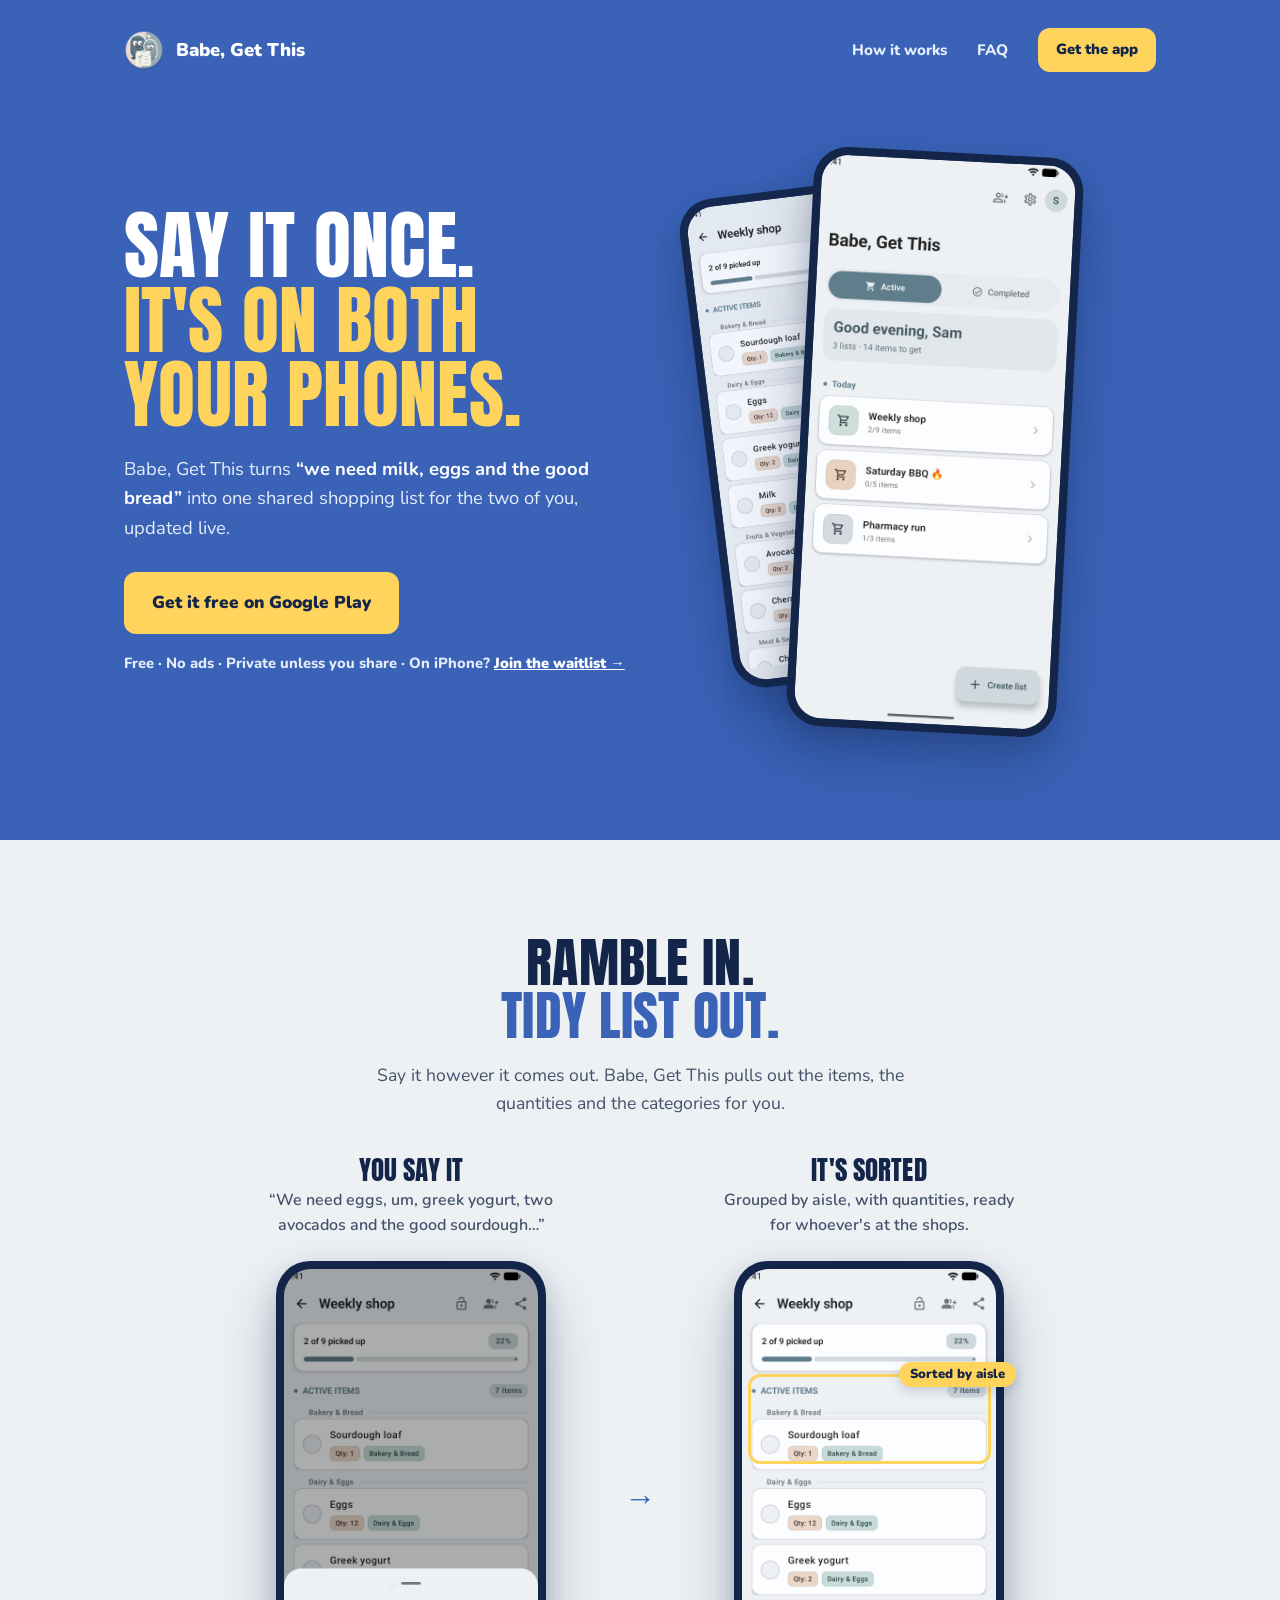
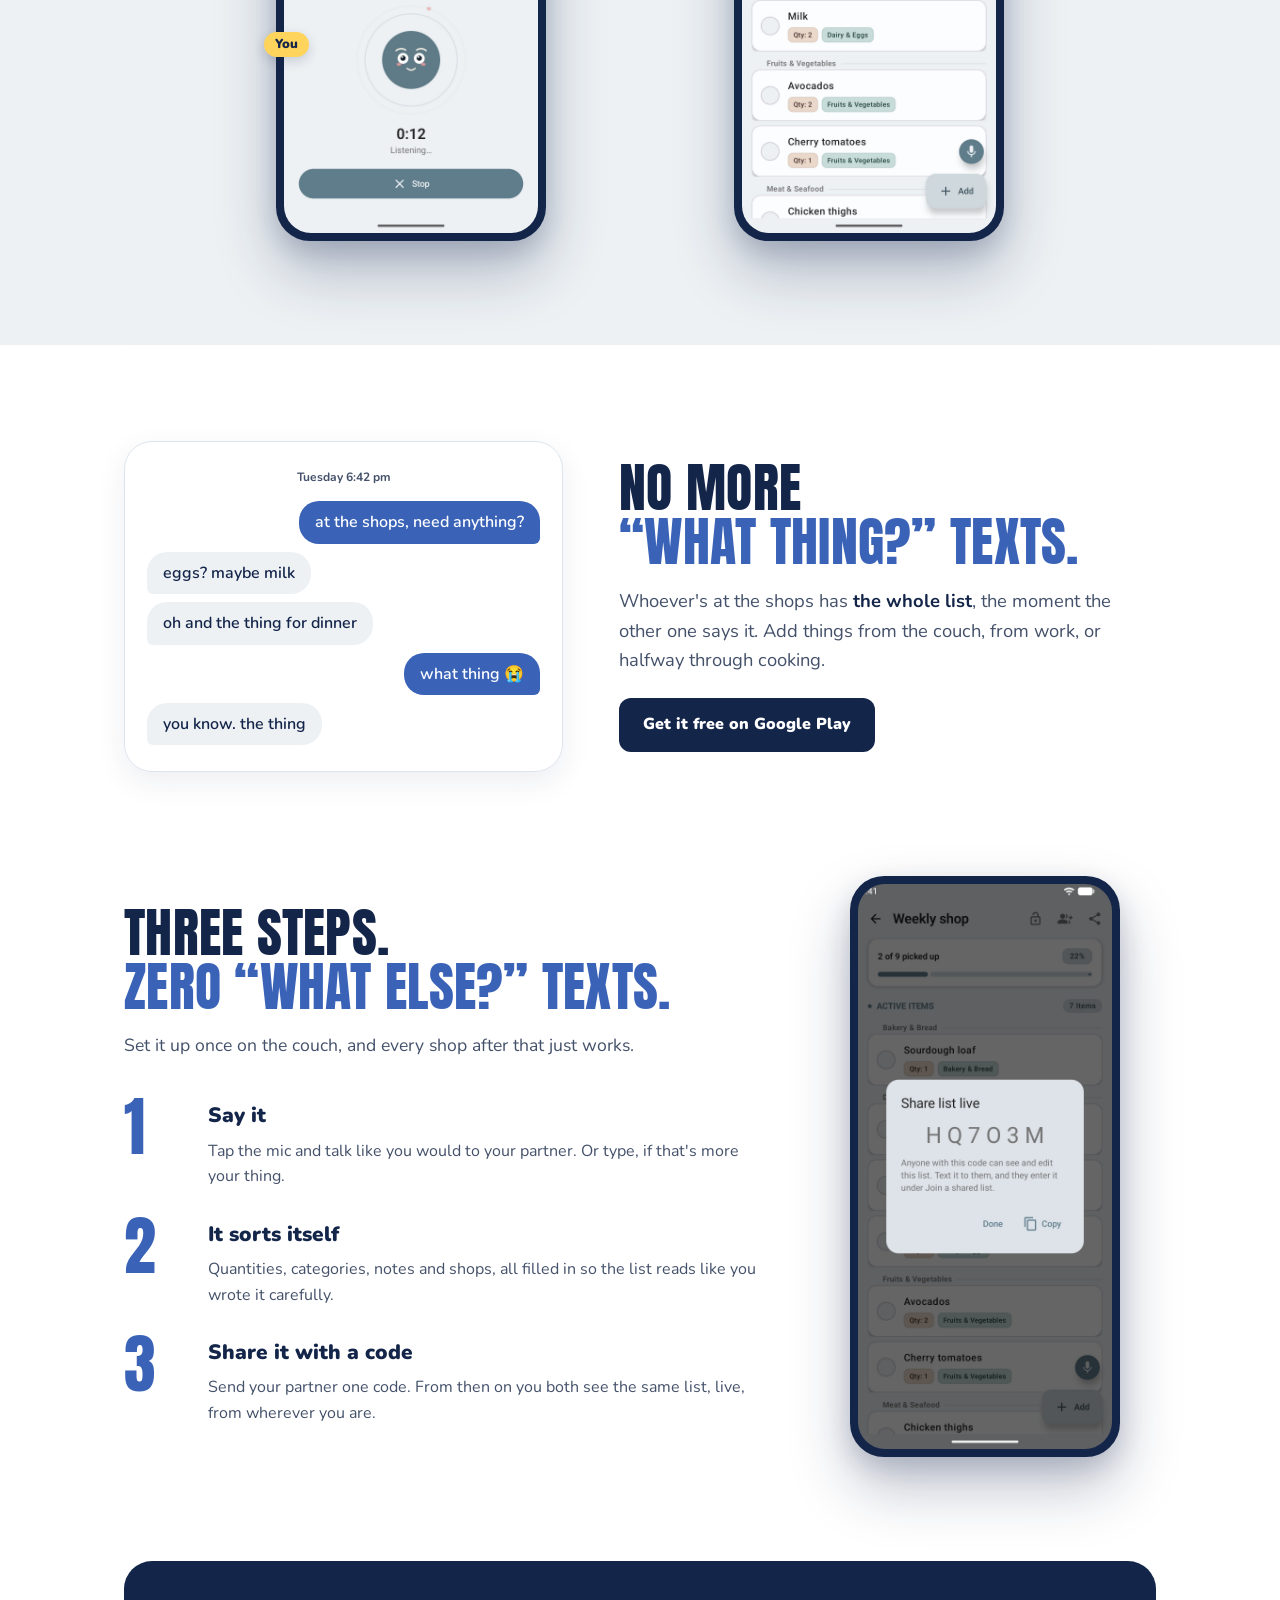
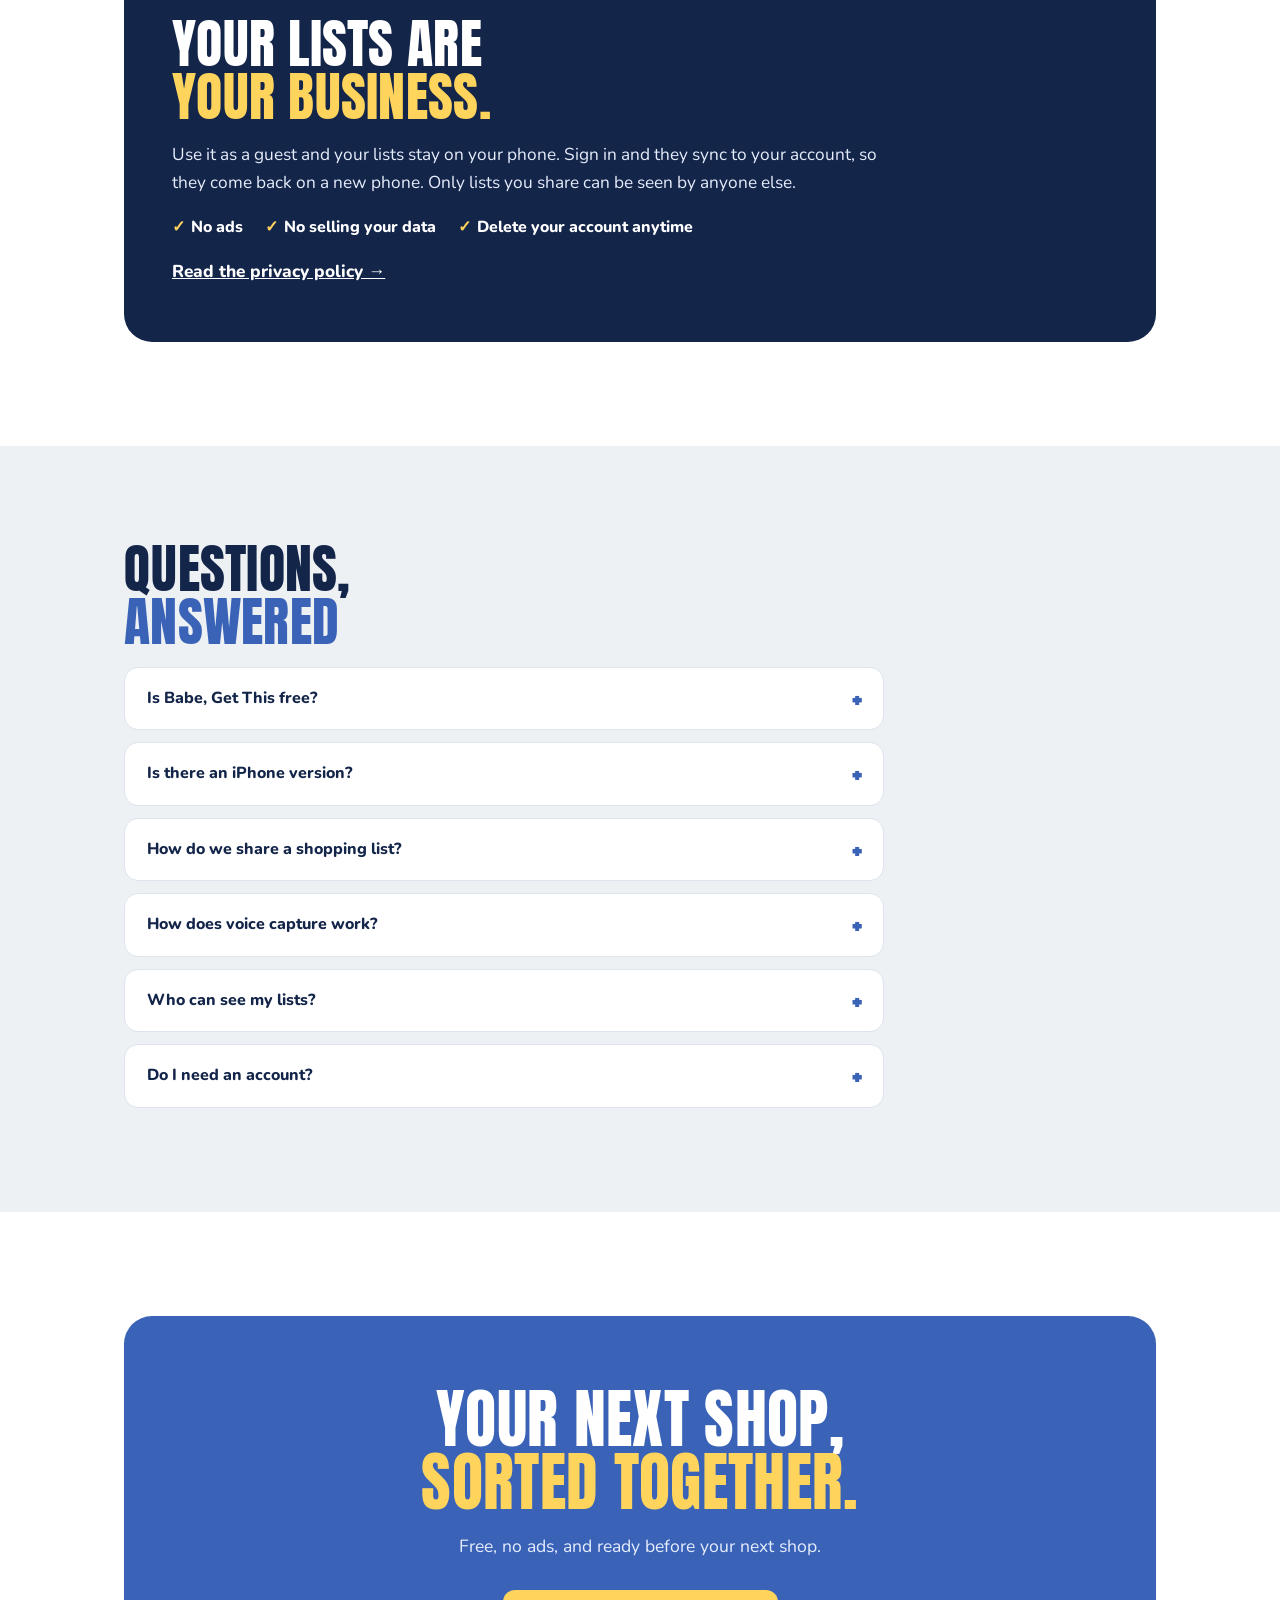
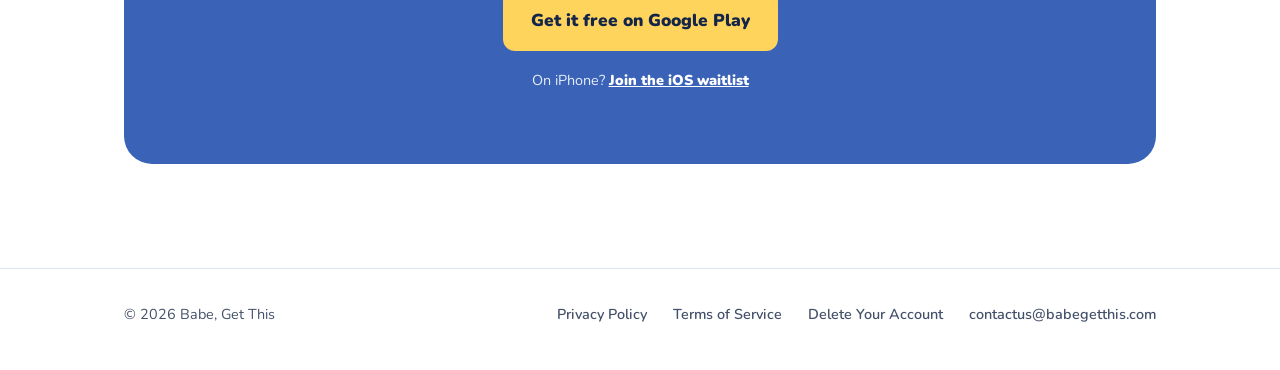
<file: index.html>
<!DOCTYPE html>
<html lang="en">
<head>
  <meta charset="UTF-8">
  <meta name="viewport" content="width=device-width, initial-scale=1.0">
  <title>Babe, Get This — The shared shopping list for couples</title>
  <meta name="description" content="Babe, Get This is a voice-powered shopping list app for couples. Say it out loud, it becomes a list. Free on Google Play, coming soon to iPhone.">
  <link rel="canonical" href="https://babegetthis.com/">
  <link rel="icon" type="image/webp" href="assets/favicon.webp">
  <meta property="og:type" content="website">
  <meta property="og:url" content="https://babegetthis.com/">
  <meta property="og:title" content="Babe, Get This — The shared shopping list for couples">
  <meta property="og:description" content="Say it out loud, it becomes a list. Free on Google Play.">
  <meta property="og:image" content="https://babegetthis.com/assets/og-image.jpg">
  <meta property="og:image:width" content="1200">
  <meta property="og:image:height" content="630">
  <meta property="og:image:alt" content="Babe, Get This: Say it once. It's on both your phones.">
  <meta property="og:site_name" content="Babe, Get This">
  <meta name="twitter:card" content="summary_large_image">
  <meta name="theme-color" content="#3A63B8">
  <link rel="apple-touch-icon" href="assets/icon.webp">
  <link rel="preconnect" href="https://fonts.googleapis.com">
  <link rel="preconnect" href="https://fonts.gstatic.com" crossorigin>
  <link href="https://fonts.googleapis.com/css2?family=Anton&family=Nunito:wght@400;600;700;800;900&display=swap" rel="stylesheet">
  <link rel="stylesheet" href="styles.css">
  <script src="assets/platform.js"></script>
  <script type="application/ld+json">
  {
    "@context": "https://schema.org",
    "@type": "MobileApplication",
    "name": "Babe, Get This",
    "operatingSystem": "Android",
    "applicationCategory": "Shopping",
    "description": "A voice-powered shopping list app for couples.",
    "url": "https://babegetthis.com/",
    "installUrl": "https://play.google.com/store/apps/details?id=com.babegetthis.android",
    "offers": { "@type": "Offer", "price": "0", "priceCurrency": "USD" }
  }
  </script>
  <script type="application/ld+json">
{
  "@context": "https://schema.org",
  "@type": "FAQPage",
  "mainEntity": [
    {
      "@type": "Question",
      "name": "Is Babe, Get This free?",
      "acceptedAnswer": {
        "@type": "Answer",
        "text": "Yes. The app is free on Google Play, with no ads and no data sales."
      }
    },
    {
      "@type": "Question",
      "name": "Is there an iPhone version?",
      "acceptedAnswer": {
        "@type": "Answer",
        "text": "Not yet, but the iOS app is on the way. Join the waitlist at babegetthis.com/ios and we'll send you one email the day it's on the App Store."
      }
    },
    {
      "@type": "Question",
      "name": "How do we share a shopping list?",
      "acceptedAnswer": {
        "@type": "Answer",
        "text": "Open a list and share its code with your partner. Once they join, you both see the same list and every change syncs live."
      }
    },
    {
      "@type": "Question",
      "name": "How does voice capture work?",
      "acceptedAnswer": {
        "@type": "Answer",
        "text": "Tap record and say what you need, as messily as you like. The app turns it into tidy list items with quantities and categories. Voice capture needs an internet connection and an account."
      }
    },
    {
      "@type": "Question",
      "name": "Who can see my lists?",
      "acceptedAnswer": {
        "@type": "Answer",
        "text": "If you use the app without an account, your lists stay on your phone. If you sign in, your lists are stored on our server and synced to your account, so they come back if you reinstall or get a new phone. Only lists you share can be seen by other people, and they can see and edit them."
      }
    },
    {
      "@type": "Question",
      "name": "Do I need an account?",
      "acceptedAnswer": {
        "@type": "Answer",
        "text": "No. You can use the app as a guest, and your lists stay on your phone. To use voice capture or share a list, you sign in with an email address or with Google, and your lists then sync to your account. Voice transcription runs on our servers, and the account is there to prevent abuse of that, not to profile you."
      }
    }
  ]
}
  </script>
</head>
<body>
  <a class="skip" href="#main">Skip to content</a>

  <header class="top">
    <div class="wrap">
      <nav class="nav">
        <img src="assets/icon.webp" alt="" width="40" height="40">
        <a class="brand" href="index.html">Babe, Get This</a>
        <a class="navlink" href="#how">How it works</a>
        <a class="navlink" href="#faq">FAQ</a>
        <a class="btn yellow not-ios" href="https://play.google.com/store/apps/details?id=com.babegetthis.android">Get the app</a>
        <a class="btn yellow only-ios" href="ios.html">iPhone waitlist</a>
      </nav>
    </div>
  </header>

  <main id="main">

    <div class="top hero-band">
      <section class="hero wrap">
        <div>
          <h1 class="display">Say it once. <span class="hi">It's on both your phones.</span></h1>
          <p class="sub">Babe, Get This turns <strong>“we need milk, eggs and the good bread”</strong> into one shared shopping list for the two of you, updated live.</p>

          <div class="cta-row" id="heroCta">
            <a class="btn yellow big not-ios" href="https://play.google.com/store/apps/details?id=com.babegetthis.android">Get it free on Google Play</a>
            <a class="btn yellow big only-ios" href="ios.html">Join the iPhone waitlist</a>
          </div>

          <p class="meta not-ios">Free · No ads · Private unless you share · On iPhone? <a href="ios.html">Join the waitlist →</a></p>
          <p class="meta only-ios">Free · No ads · Partner on Android? It's <a href="https://play.google.com/store/apps/details?id=com.babegetthis.android">free on Google Play</a> today.</p>
        </div>

        <div class="stage">
          <div class="phone frame back">
            <img src="assets/screenshots/android-list.jpg" alt="The Weekly shop list, sorted into categories with quantities" width="1080" height="2400">
          </div>
          <div class="phone frame front">
            <img src="assets/screenshots/android-home.jpg" alt="Babe, Get This home screen with three shopping lists" width="1080" height="2400" fetchpriority="high">
          </div>
        </div>
      </section>
    </div>

    <div class="wrap">

    <section class="section sec-grey" id="how">
      <div class="center">
        <h2 class="display">Ramble in. <span class="hi">Tidy list out.</span></h2>
        <p class="lede">Say it however it comes out. Babe, Get This pulls out the items, the quantities and the categories for you.</p>
      </div>

      <div class="shots">
        <figure>
          <figcaption><strong class="display">You say it</strong> “We need eggs, um, greek yogurt, two avocados and the good sourdough…”</figcaption>
          <div class="phone frame">
            <img src="assets/screenshots/android-voice.jpg" alt="Voice capture screen listening, with a 0:12 timer and a Stop button" width="1080" height="2400" loading="lazy">
            <span class="tag" aria-hidden="true" style="left: -12px; top: 64%;">You</span>
          </div>
        </figure>
        <div class="arrow" aria-hidden="true">→</div>
        <figure>
          <figcaption><strong class="display">It's sorted</strong> Grouped by aisle, with quantities, ready for whoever's at the shops.</figcaption>
          <div class="phone frame">
            <img src="assets/screenshots/android-list.jpg" alt="The resulting list, grouped into Bakery, Dairy and Fruit categories with quantities" width="1080" height="2400" loading="lazy">
            <span class="callout" aria-hidden="true" style="left: 5%; right: 5%; top: 19.5%; height: 15.5%;"></span>
            <span class="tag" aria-hidden="true" style="right: -12px; top: 17.5%;">Sorted by aisle</span>
          </div>
        </figure>
      </div>
    </section>

    <section class="section sec-white familiar">
      <div class="chat" role="img" aria-label="Example text conversation">
        <p class="time">Tuesday 6:42 pm</p>
        <p class="bubble me">at the shops, need anything?</p>
        <p class="bubble them">eggs? maybe milk</p>
        <p class="bubble them">oh and the thing for dinner</p>
        <p class="bubble me">what thing 😭</p>
        <p class="bubble them">you know. the thing</p>
      </div>
      <div>
        <h2 class="display">No more <span class="hi">“what thing?” texts.</span></h2>
        <p class="punch">Whoever's at the shops has <strong>the whole list</strong>, the moment the other one says it. Add things from the couch, from work, or halfway through cooking.</p>
        <a class="btn navy not-ios" href="https://play.google.com/store/apps/details?id=com.babegetthis.android">Get it free on Google Play</a>
        <a class="btn navy only-ios" href="ios.html">Join the iPhone waitlist</a>
      </div>
    </section>

    <section class="section steps-split">
      <div>
        <h2 class="display">Three steps. <span class="hi">Zero “what else?” texts.</span></h2>
        <p class="lede">Set it up once on the couch, and every shop after that just works.</p>
        <ol class="steps numbered">
          <li class="step">
            <h3>Say it</h3>
            <p>Tap the mic and talk like you would to your partner. Or type, if that's more your thing.</p>
          </li>
          <li class="step">
            <h3>It sorts itself</h3>
            <p>Quantities, categories, notes and shops, all filled in so the list reads like you wrote it carefully.</p>
          </li>
          <li class="step">
            <h3>Share it with a code</h3>
            <p>Send your partner one code. From then on you both see the same list, live, from wherever you are.</p>
          </li>
        </ol>
      </div>
      <div class="phone frame">
        <img src="assets/screenshots/android-share.jpg" alt="Share list live dialog showing a six-letter share code" width="1080" height="2400" loading="lazy">
      </div>
    </section>

    <section class="section">
      <div class="band privacy-band">
        <div>
          <h2 class="display">Your lists are <span class="hi">your business.</span></h2>
          <p>Use it as a guest and your lists stay on your phone. Sign in and they sync to your account, so they come back on a new phone. Only lists you share can be seen by anyone else.</p>
          <ul>
            <li>No ads</li>
            <li>No selling your data</li>
            <li>Delete your account anytime</li>
          </ul>
          <p class="more"><a href="privacy-policy.html">Read the privacy policy →</a></p>
        </div>
      </div>
    </section>

    <section class="section sec-grey" id="faq">
      <h2 class="display">Questions, <span class="hi">answered</span></h2>
      <div class="faq-list">
        <details class="faq-item">
          <summary>Is Babe, Get This free?</summary>
          <p>Yes. The app is free on Google Play, with no ads and no data sales.</p>
        </details>
        <details class="faq-item">
          <summary>Is there an iPhone version?</summary>
          <p>Not yet, but the iOS app is on the way. <a href="ios.html">Join the iPhone waitlist</a> and we&#x27;ll send you one email the day it&#x27;s on the App Store.</p>
        </details>
        <details class="faq-item">
          <summary>How do we share a shopping list?</summary>
          <p>Open a list and share its code with your partner. Once they join, you both see the same list and every change syncs live.</p>
        </details>
        <details class="faq-item">
          <summary>How does voice capture work?</summary>
          <p>Tap record and say what you need, as messily as you like. The app turns it into tidy list items with quantities and categories. Voice capture needs an internet connection and an account.</p>
        </details>
        <details class="faq-item">
          <summary>Who can see my lists?</summary>
          <p>If you use the app without an account, your lists stay on your phone. If you sign in, your lists are stored on our server and synced to your account, so they come back if you reinstall or get a new phone. Only lists you share can be seen by other people, and they can see and edit them.</p>
        </details>
        <details class="faq-item">
          <summary>Do I need an account?</summary>
          <p>No. You can use the app as a guest, and your lists stay on your phone. To use voice capture or share a list, you sign in with an email address or with Google, and your lists then sync to your account. Voice transcription runs on our servers, and the account is there to prevent abuse of that, not to profile you.</p>
        </details>
      </div>
    </section>

    <section class="section" id="finalCta">
      <div class="band final">
        <h2 class="display">Your next shop, <span class="hi">sorted together.</span></h2>
        <p>Free, no ads, and ready before your next shop.</p>
        <a class="btn yellow big not-ios" href="https://play.google.com/store/apps/details?id=com.babegetthis.android">Get it free on Google Play</a>
        <a class="btn yellow big only-ios" href="ios.html">Join the iPhone waitlist</a>
        <p class="fine not-ios">On iPhone? <a href="ios.html">Join the iOS waitlist</a></p>
      </div>
    </section>

    </div>

  </main>

  <div class="mobile-cta" id="mobileCta">
    <a class="btn primary big not-ios" href="https://play.google.com/store/apps/details?id=com.babegetthis.android">Get it free on Google Play</a>
    <a class="btn primary big only-ios" href="ios.html">Join the iPhone waitlist</a>
  </div>

  <footer>
    <div class="wrap cols">
      <span class="copy">© 2026 Babe, Get This</span>
      <a href="privacy-policy.html">Privacy Policy</a>
      <a href="terms.html">Terms of Service</a>
      <a href="delete-account.html">Delete Your Account</a>
      <a href="mailto:contactus@babegetthis.com">contactus@babegetthis.com</a>
    </div>
  </footer>

  <script src="assets/landing.js"></script>

</body>
</html>
</file>
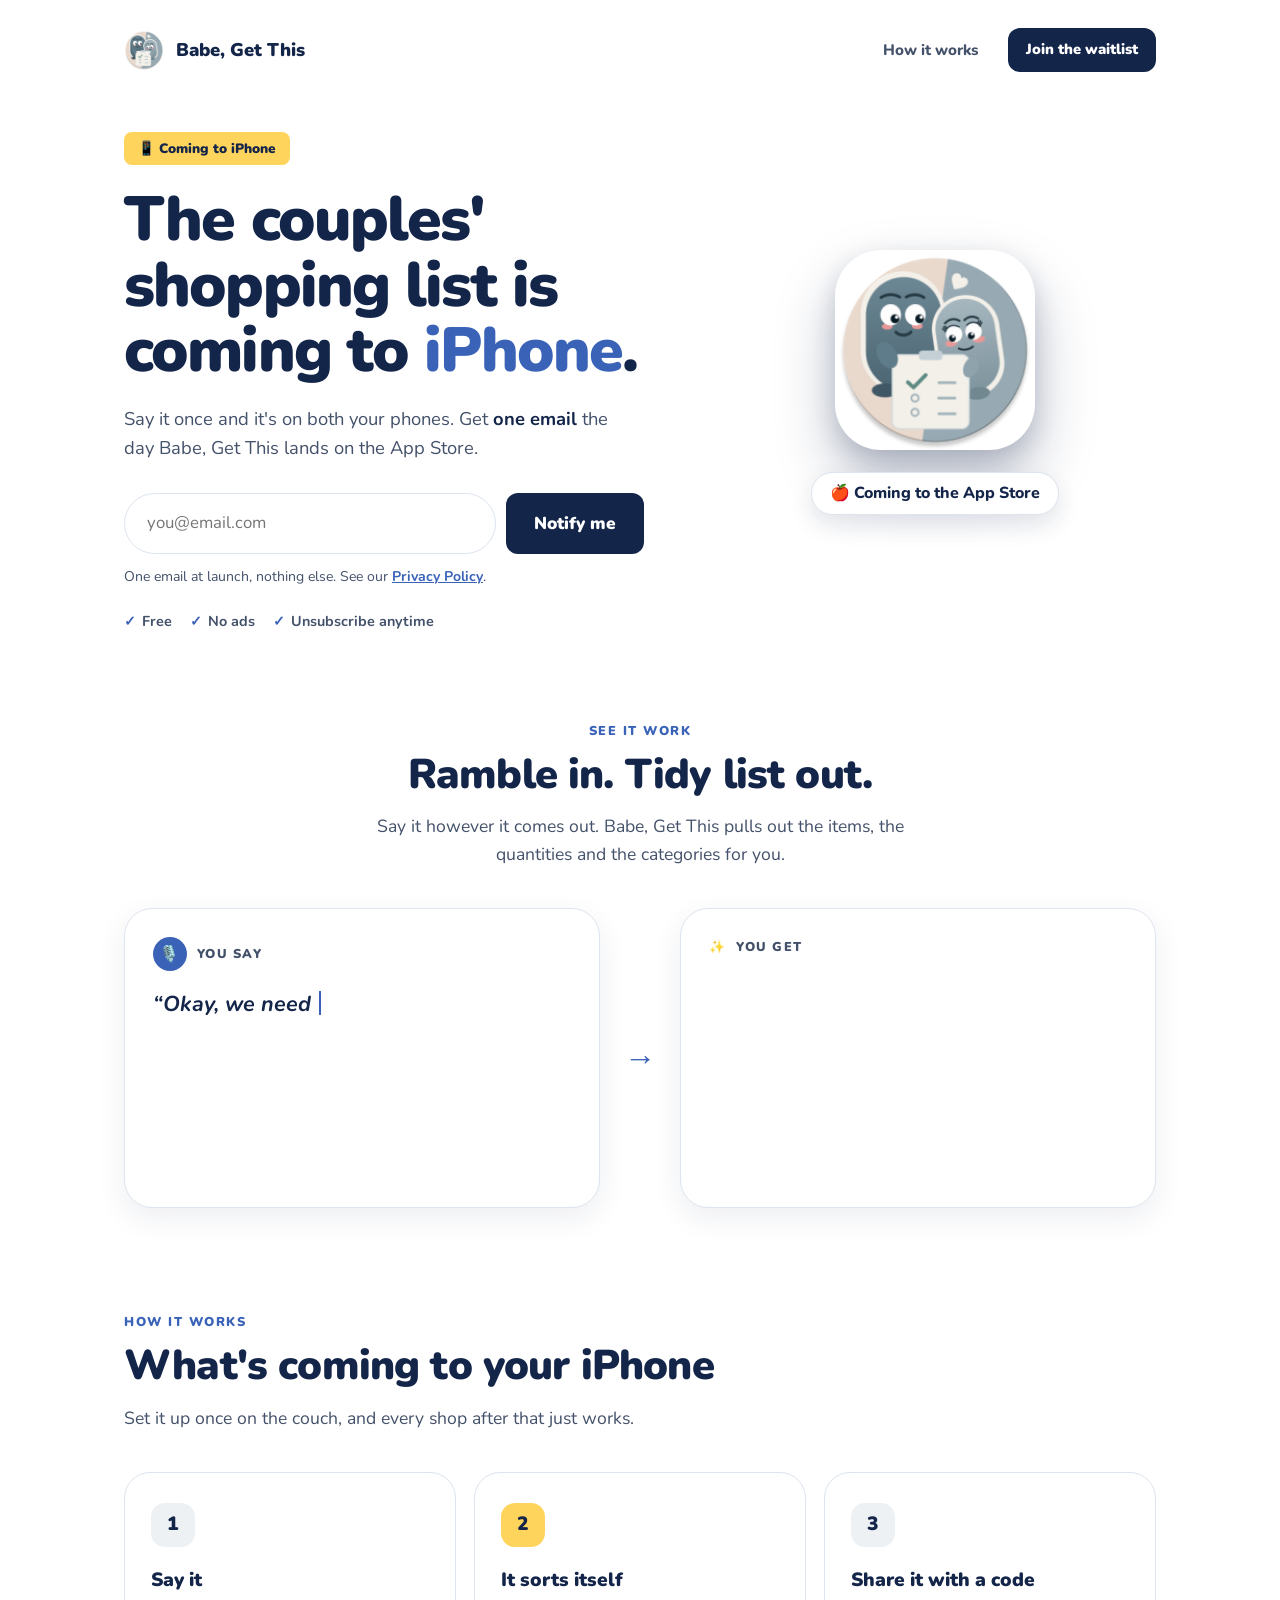
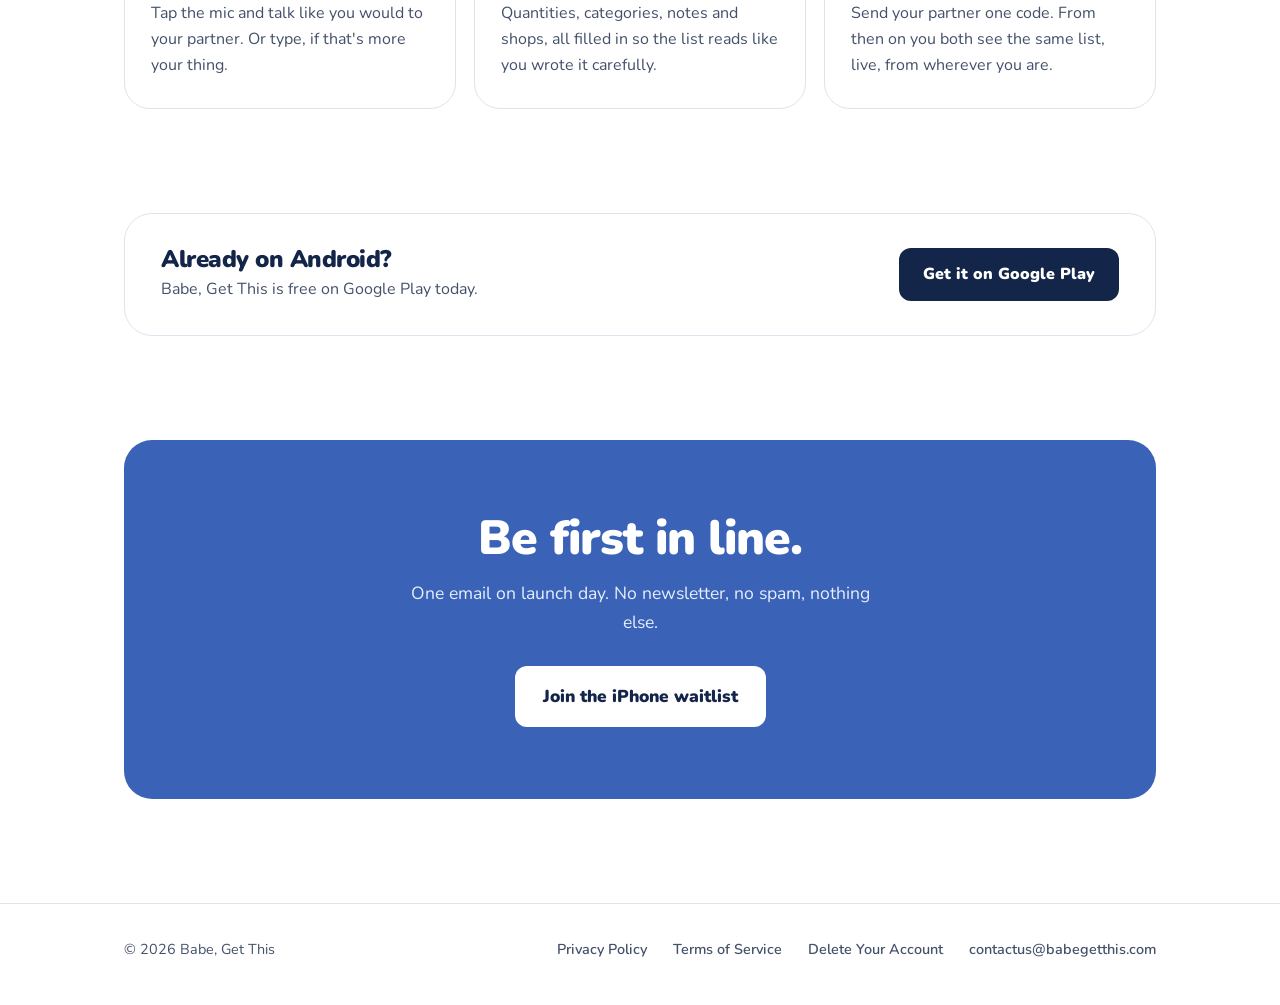
<file: ios.html>
<!DOCTYPE html>
<html lang="en">
<head>
  <meta charset="UTF-8">
  <meta name="viewport" content="width=device-width, initial-scale=1.0">
  <title>Babe, Get This for iPhone — Join the waitlist</title>
  <meta name="description" content="The shared shopping list for couples is coming to iPhone. Join the waitlist and get one email the day Babe, Get This is on the App Store.">
  <link rel="canonical" href="https://babegetthis.com/ios.html">
  <link rel="icon" type="image/webp" href="assets/favicon.webp">
  <meta property="og:type" content="website">
  <meta property="og:url" content="https://babegetthis.com/ios.html">
  <meta property="og:title" content="Babe, Get This is coming to iPhone">
  <meta property="og:description" content="The shared shopping list for couples. Join the waitlist — one email on launch day, nothing else.">
  <meta property="og:image" content="https://babegetthis.com/assets/og-image-ios.jpg">
  <meta property="og:image:width" content="1200">
  <meta property="og:image:height" content="630">
  <meta property="og:image:alt" content="Babe, Get This is coming to iPhone. Join the waitlist.">
  <meta property="og:site_name" content="Babe, Get This">
  <meta name="twitter:card" content="summary_large_image">
  <meta name="theme-color" content="#607D8B">
  <link rel="apple-touch-icon" href="assets/icon.webp">
  <link rel="preconnect" href="https://fonts.googleapis.com">
  <link rel="preconnect" href="https://fonts.gstatic.com" crossorigin>
  <link href="https://fonts.googleapis.com/css2?family=Anton&family=Nunito:wght@400;600;700;800;900&display=swap" rel="stylesheet">
  <link rel="stylesheet" href="styles.css">
</head>
<body>

  <header class="wrap">
    <nav class="nav">
      <img src="assets/icon.webp" alt="Babe, Get This app icon">
      <a class="brand" href="index.html">Babe, Get This</a>
      <a class="navlink" href="#how">How it works</a>
      <a class="btn primary" href="#join">Join the waitlist</a>
    </nav>
  </header>

  <main class="wrap">

    <section class="hero" id="join">
      <div>
        <span class="badge">📱 Coming to iPhone</span>
        <h1>The couples' shopping list is coming to <em>iPhone</em>.</h1>
        <p class="sub">Say it once and it's on both your phones. Get <strong>one email</strong> the day Babe, Get This lands on the App Store.</p>

        <form class="waitlist" id="wlForm" novalidate>
          <label class="sr-only" for="wlEmail">Email address</label>
          <div class="waitlist-row" id="heroCta">
            <input id="wlEmail" name="email" type="email" required autocomplete="email"
                   placeholder="you@email.com" aria-describedby="wlStatus">
            <button class="btn primary big" id="wlBtn" type="submit">Notify me</button>
          </div>
          <!-- Honeypot: hidden from humans, filled in by naive bots. -->
          <div class="waitlist-hp" aria-hidden="true">
            <label for="wlCompany">Company</label>
            <input id="wlCompany" name="company" type="text" tabindex="-1" autocomplete="off">
          </div>
          <p class="status" id="wlStatus" role="status" aria-live="polite">One email at launch, nothing else. See our <a href="privacy-policy.html">Privacy Policy</a>.</p>
        </form>

        <ul class="trust">
          <li>Free</li>
          <li>No ads</li>
          <li>Unsubscribe anytime</li>
        </ul>
      </div>

      <!-- TODO(ios-home): when assets/screenshots/ios-home.jpg exists, replace this
           icon stage with the .stage/.phone markup from index.html pointing at it.
           Don't use the Android screenshots here: they'd misrepresent the iPhone app. -->
      <div class="stage icon-stage">
        <img class="app-icon" src="assets/icon.webp" alt="Babe, Get This app icon" width="192" height="192">
        <p class="icon-caption">Coming to the App Store</p>
      </div>
    </section>

    <section class="section" id="how">
      <div class="center">
        <span class="eyebrow">See it work</span>
        <h2>Ramble in. Tidy list out.</h2>
        <p class="lede">Say it however it comes out. Babe, Get This pulls out the items, the quantities and the categories for you.</p>
      </div>

      <div class="demo" id="demo">
        <div class="demo-card">
          <h3><span class="mic" aria-hidden="true">🎙️</span> You say</h3>
          <p class="speech" id="demoSpeech">“Okay, we need milk… um, two avocados, like six bananas, oh and the good bread, the sourdough one.”</p>
        </div>
        <div class="arrow" aria-hidden="true">→</div>
        <div class="demo-card">
          <h3><span aria-hidden="true">✨</span> You get</h3>
          <div class="list-group"><span>Produce</span>
            <div class="list-item" data-at="avocados">Avocados <span class="qty">×2</span></div>
            <div class="list-item" data-at="bananas">Bananas <span class="qty">×6</span></div>
          </div>
          <div class="list-group"><span>Dairy</span>
            <div class="list-item" data-at="milk">Milk <span class="qty">×1</span></div>
          </div>
          <div class="list-group"><span>Bakery</span>
            <div class="list-item" data-at="sourdough">Sourdough bread <span class="qty">×1</span></div>
          </div>
        </div>
      </div>
      <div class="center"><button class="replay" id="demoReplay" type="button" hidden>↺ Play it again</button></div>
    </section>

    <section class="section">
      <span class="eyebrow">How it works</span>
      <h2>What's coming to your iPhone</h2>
      <p class="lede">Set it up once on the couch, and every shop after that just works.</p>
      <ol class="steps">
        <li class="step">
          <h3>Say it</h3>
          <p>Tap the mic and talk like you would to your partner. Or type, if that's more your thing.</p>
        </li>
        <li class="step">
          <h3>It sorts itself</h3>
          <p>Quantities, categories, notes and shops, all filled in so the list reads like you wrote it carefully.</p>
        </li>
        <li class="step">
          <h3>Share it with a code</h3>
          <p>Send your partner one code. From then on you both see the same list, live, from wherever you are.</p>
        </li>
      </ol>
    </section>

    <section class="section">
      <div class="android-card">
        <div>
          <h2>Already on Android?</h2>
          <p>Babe, Get This is free on Google Play today.</p>
        </div>
        <a class="btn primary" href="https://play.google.com/store/apps/details?id=com.babegetthis.android">Get it on Google Play</a>
      </div>
    </section>

    <section class="section" id="finalCta">
      <div class="band final">
        <h2>Be first in line.</h2>
        <p>One email on launch day. No newsletter, no spam, nothing else.</p>
        <a class="btn light big" href="#join">Join the iPhone waitlist</a>
      </div>
    </section>

  </main>

  <div class="mobile-cta" id="mobileCta">
    <a class="btn primary big" href="#join">Join the iPhone waitlist</a>
  </div>

  <footer>
    <div class="wrap cols">
      <span class="copy">© 2026 Babe, Get This</span>
      <a href="privacy-policy.html">Privacy Policy</a>
      <a href="terms.html">Terms of Service</a>
      <a href="delete-account.html">Delete Your Account</a>
      <a href="mailto:contactus@babegetthis.com">contactus@babegetthis.com</a>
    </div>
  </footer>

  <script src="assets/waitlist.js"></script>
  <script src="assets/landing.js"></script>

</body>
</html>
</file>
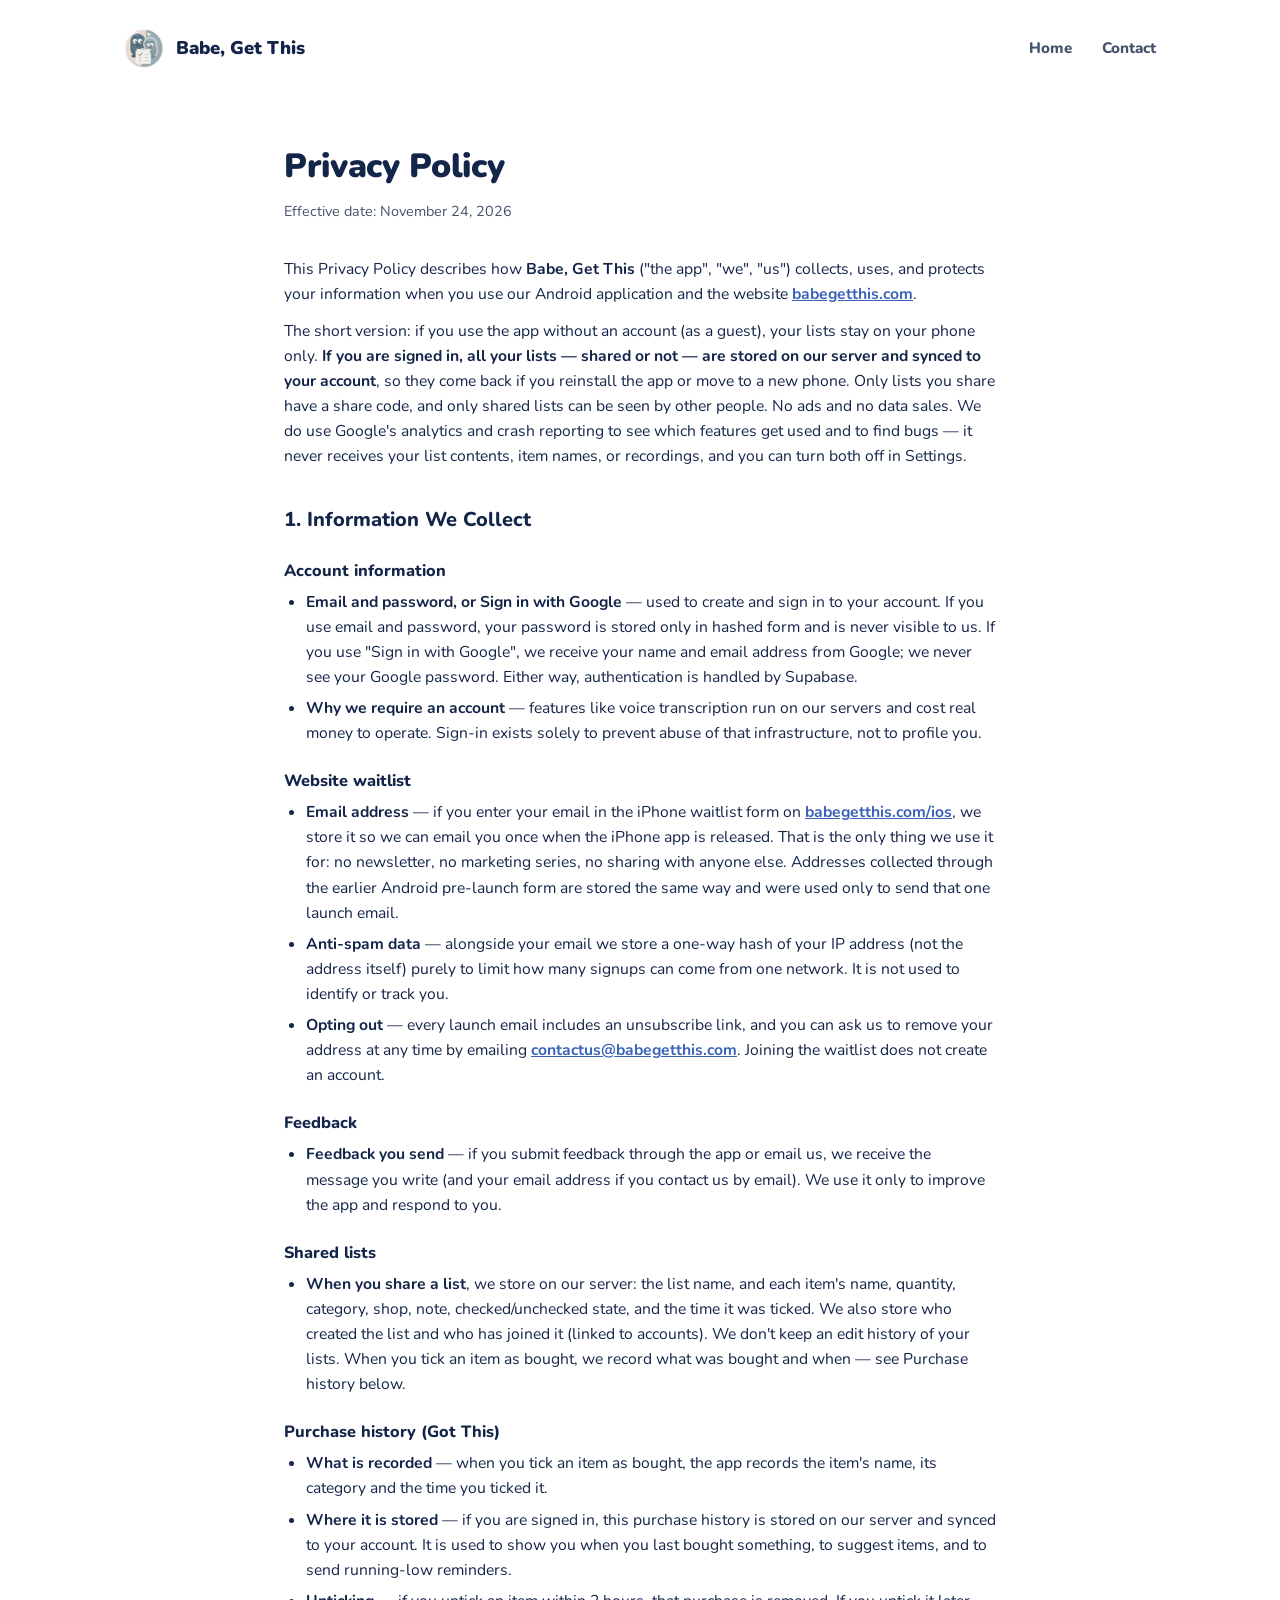
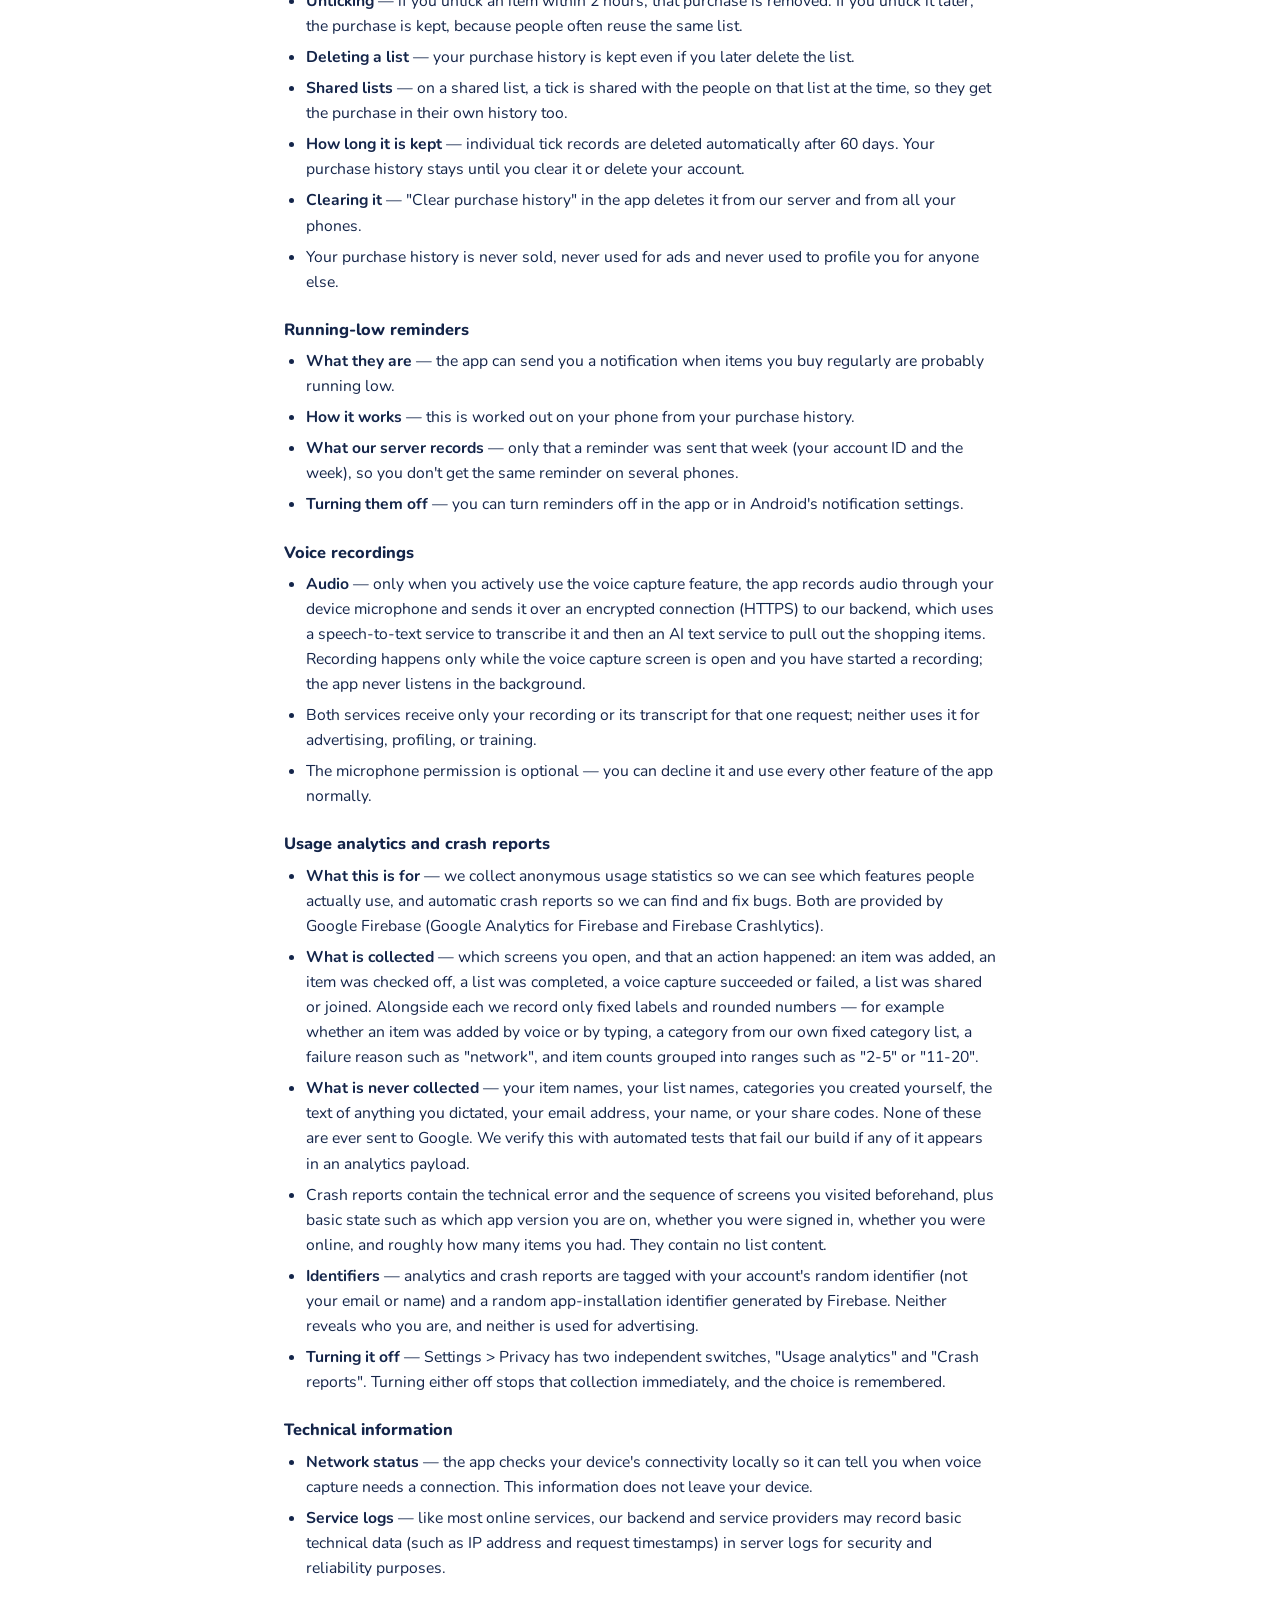
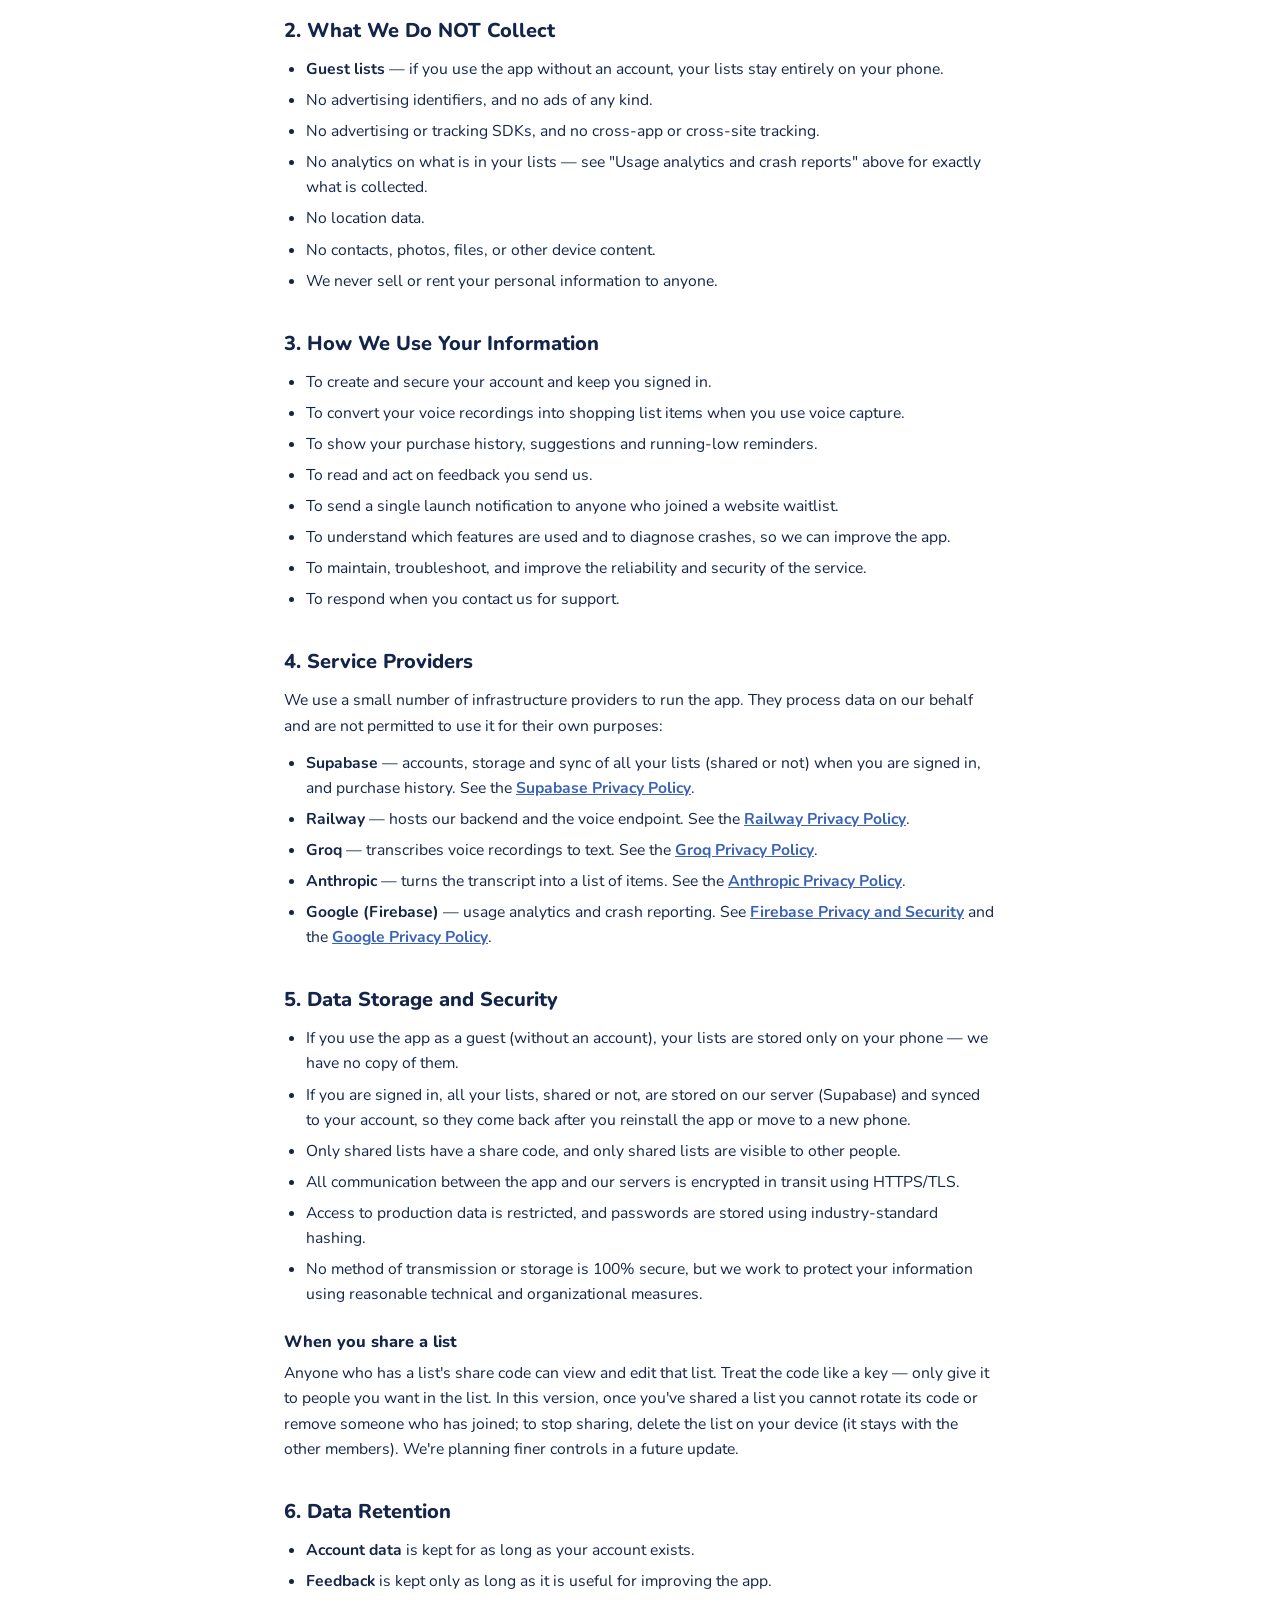
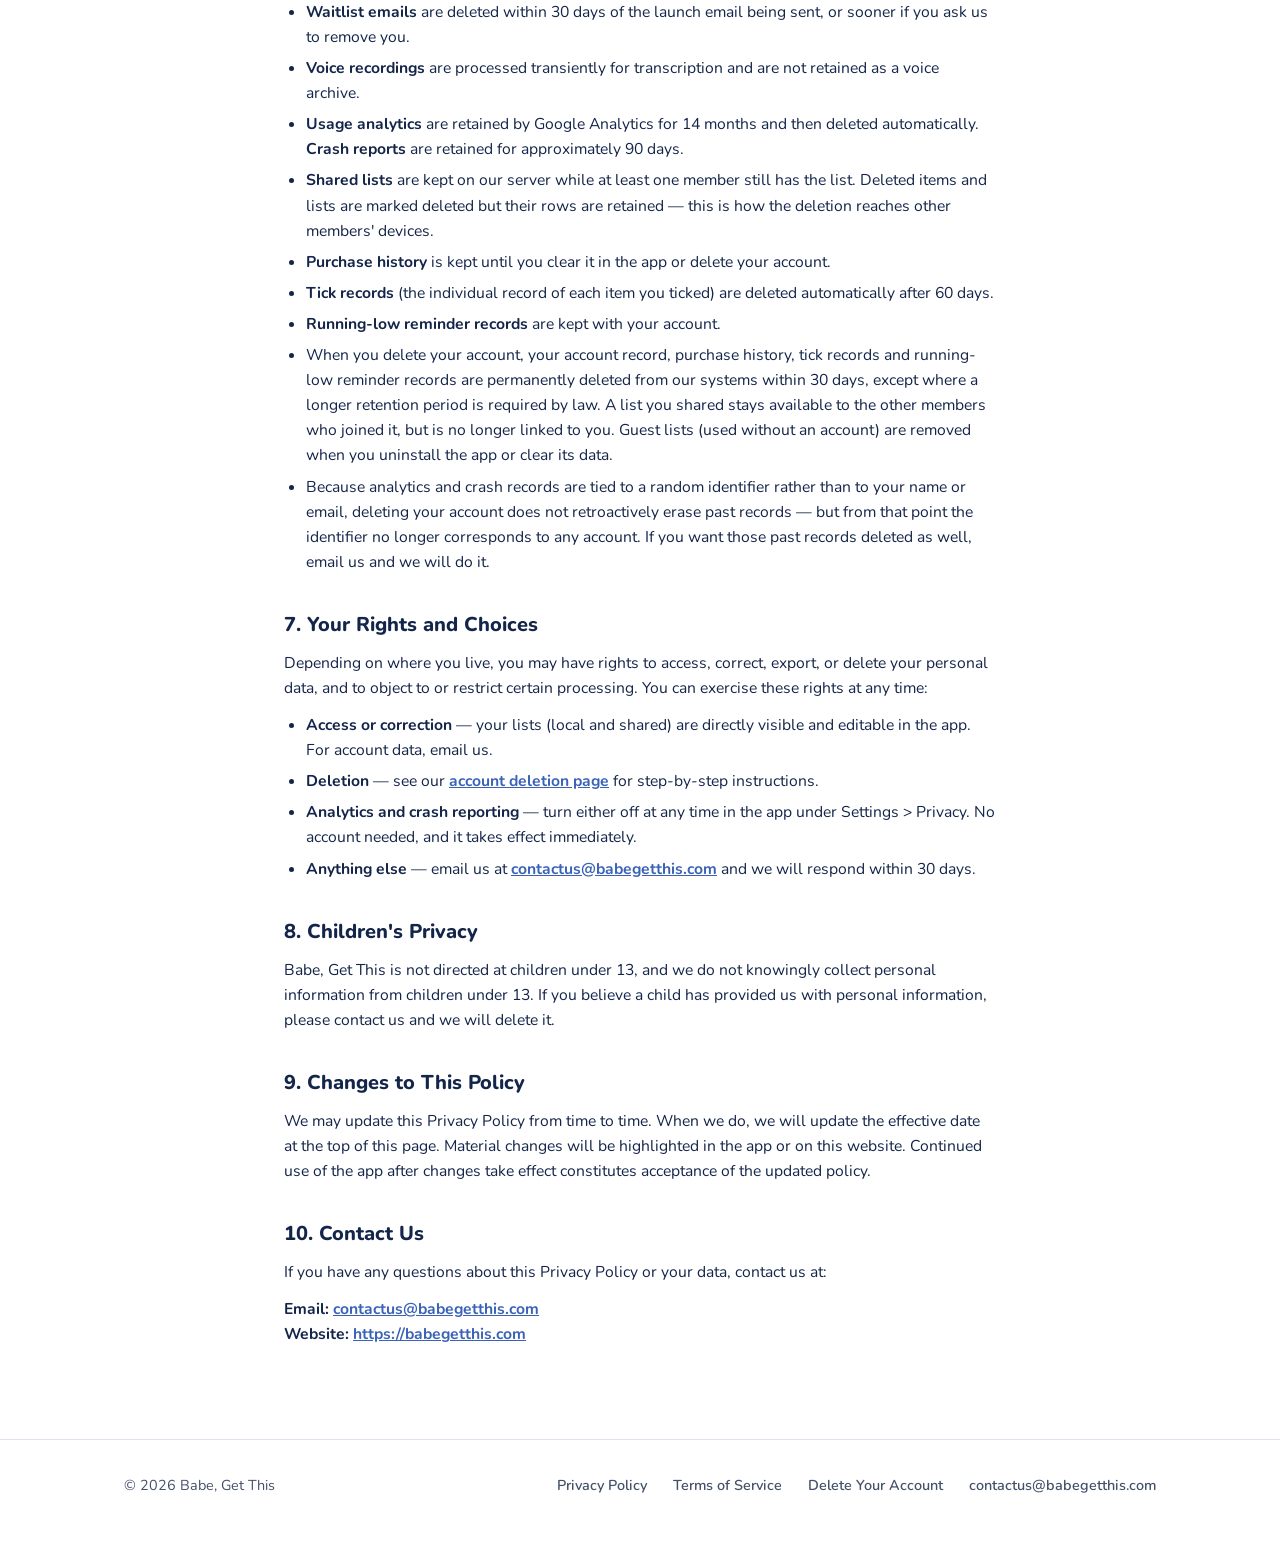
<file: privacy-policy.html>
<!DOCTYPE html>
<html lang="en">
<head>
  <meta charset="UTF-8">
  <meta name="viewport" content="width=device-width, initial-scale=1.0">
  <title>Privacy Policy — Babe, Get This</title>
  <meta name="description" content="Privacy Policy for the Babe, Get This Android app. Learn what data we collect, how voice recordings are handled, and how to delete your account.">
  <link rel="canonical" href="https://babegetthis.com/privacy-policy.html">
  <link rel="icon" type="image/webp" href="assets/favicon.webp">
  <link rel="preconnect" href="https://fonts.googleapis.com">
  <link rel="preconnect" href="https://fonts.gstatic.com" crossorigin>
  <link href="https://fonts.googleapis.com/css2?family=Anton&family=Nunito:wght@400;600;700;800;900&display=swap" rel="stylesheet">
  <link rel="stylesheet" href="styles.css">
</head>
<body>

  <header class="wrap">
    <nav class="nav">
      <img src="assets/icon.webp" alt="Babe, Get This app icon">
      <a class="brand" href="index.html">Babe, Get This</a>
      <a class="navlink" href="index.html">Home</a>
      <a class="navlink" href="mailto:contactus@babegetthis.com">Contact</a>
    </nav>
  </header>

  <main class="page">
    <h1>Privacy Policy</h1>
    <p class="updated">Effective date: November 24, 2026</p>

    <p>This Privacy Policy describes how <strong>Babe, Get This</strong> ("the app", "we", "us") collects, uses, and protects your information when you use our Android application and the website <a href="https://babegetthis.com">babegetthis.com</a>.</p>

    <p>The short version: if you use the app without an account (as a guest), your lists stay on your phone only. <strong>If you are signed in, all your lists — shared or not — are stored on our server and synced to your account</strong>, so they come back if you reinstall the app or move to a new phone. Only lists you share have a share code, and only shared lists can be seen by other people. No ads and no data sales. We do use Google's analytics and crash reporting to see which features get used and to find bugs — it never receives your list contents, item names, or recordings, and you can turn both off in Settings.</p>

    <h2>1. Information We Collect</h2>

    <h3>Account information</h3>
    <ul>
      <li><strong>Email and password, or Sign in with Google</strong> — used to create and sign in to your account. If you use email and password, your password is stored only in hashed form and is never visible to us. If you use "Sign in with Google", we receive your name and email address from Google; we never see your Google password. Either way, authentication is handled by Supabase.</li>
      <li><strong>Why we require an account</strong> — features like voice transcription run on our servers and cost real money to operate. Sign-in exists solely to prevent abuse of that infrastructure, not to profile you.</li>
    </ul>

    <h3>Website waitlist</h3>
    <ul>
      <li><strong>Email address</strong> — if you enter your email in the iPhone waitlist form on <a href="https://babegetthis.com/ios">babegetthis.com/ios</a>, we store it so we can email you once when the iPhone app is released. That is the only thing we use it for: no newsletter, no marketing series, no sharing with anyone else. Addresses collected through the earlier Android pre-launch form are stored the same way and were used only to send that one launch email.</li>
      <li><strong>Anti-spam data</strong> — alongside your email we store a one-way hash of your IP address (not the address itself) purely to limit how many signups can come from one network. It is not used to identify or track you.</li>
      <li><strong>Opting out</strong> — every launch email includes an unsubscribe link, and you can ask us to remove your address at any time by emailing <a href="mailto:contactus@babegetthis.com">contactus@babegetthis.com</a>. Joining the waitlist does not create an account.</li>
    </ul>

    <h3>Feedback</h3>
    <ul>
      <li><strong>Feedback you send</strong> — if you submit feedback through the app or email us, we receive the message you write (and your email address if you contact us by email). We use it only to improve the app and respond to you.</li>
    </ul>

    <h3>Shared lists</h3>
    <ul>
      <li><strong>When you share a list</strong>, we store on our server: the list name, and each item's name, quantity, category, shop, note, checked/unchecked state, and the time it was ticked. We also store who created the list and who has joined it (linked to accounts). We don't keep an edit history of your lists. When you tick an item as bought, we record what was bought and when — see Purchase history below.</li>
    </ul>

    <h3>Purchase history (Got This)</h3>
    <ul>
      <li><strong>What is recorded</strong> — when you tick an item as bought, the app records the item's name, its category and the time you ticked it.</li>
      <li><strong>Where it is stored</strong> — if you are signed in, this purchase history is stored on our server and synced to your account. It is used to show you when you last bought something, to suggest items, and to send running-low reminders.</li>
      <li><strong>Unticking</strong> — if you untick an item within 2 hours, that purchase is removed. If you untick it later, the purchase is kept, because people often reuse the same list.</li>
      <li><strong>Deleting a list</strong> — your purchase history is kept even if you later delete the list.</li>
      <li><strong>Shared lists</strong> — on a shared list, a tick is shared with the people on that list at the time, so they get the purchase in their own history too.</li>
      <li><strong>How long it is kept</strong> — individual tick records are deleted automatically after 60 days. Your purchase history stays until you clear it or delete your account.</li>
      <li><strong>Clearing it</strong> — "Clear purchase history" in the app deletes it from our server and from all your phones.</li>
      <li>Your purchase history is never sold, never used for ads and never used to profile you for anyone else.</li>
    </ul>

    <h3>Running-low reminders</h3>
    <ul>
      <li><strong>What they are</strong> — the app can send you a notification when items you buy regularly are probably running low.</li>
      <li><strong>How it works</strong> — this is worked out on your phone from your purchase history.</li>
      <li><strong>What our server records</strong> — only that a reminder was sent that week (your account ID and the week), so you don't get the same reminder on several phones.</li>
      <li><strong>Turning them off</strong> — you can turn reminders off in the app or in Android's notification settings.</li>
    </ul>

    <h3>Voice recordings</h3>
    <ul>
      <li><strong>Audio</strong> — only when you actively use the voice capture feature, the app records audio through your device microphone and sends it over an encrypted connection (HTTPS) to our backend, which uses a speech-to-text service to transcribe it and then an AI text service to pull out the shopping items. Recording happens only while the voice capture screen is open and you have started a recording; the app never listens in the background.</li>
      <li>Both services receive only your recording or its transcript for that one request; neither uses it for advertising, profiling, or training.</li>
      <li>The microphone permission is optional — you can decline it and use every other feature of the app normally.</li>
    </ul>

    <h3>Usage analytics and crash reports</h3>
    <ul>
      <li><strong>What this is for</strong> — we collect anonymous usage statistics so we can see which features people actually use, and automatic crash reports so we can find and fix bugs. Both are provided by Google Firebase (Google Analytics for Firebase and Firebase Crashlytics).</li>
      <li><strong>What is collected</strong> — which screens you open, and that an action happened: an item was added, an item was checked off, a list was completed, a voice capture succeeded or failed, a list was shared or joined. Alongside each we record only fixed labels and rounded numbers — for example whether an item was added by voice or by typing, a category from our own fixed category list, a failure reason such as "network", and item counts grouped into ranges such as "2-5" or "11-20".</li>
      <li><strong>What is never collected</strong> — your item names, your list names, categories you created yourself, the text of anything you dictated, your email address, your name, or your share codes. None of these are ever sent to Google. We verify this with automated tests that fail our build if any of it appears in an analytics payload.</li>
      <li>Crash reports contain the technical error and the sequence of screens you visited beforehand, plus basic state such as which app version you are on, whether you were signed in, whether you were online, and roughly how many items you had. They contain no list content.</li>
      <li><strong>Identifiers</strong> — analytics and crash reports are tagged with your account's random identifier (not your email or name) and a random app-installation identifier generated by Firebase. Neither reveals who you are, and neither is used for advertising.</li>
      <li><strong>Turning it off</strong> — Settings &gt; Privacy has two independent switches, "Usage analytics" and "Crash reports". Turning either off stops that collection immediately, and the choice is remembered.</li>
    </ul>

    <h3>Technical information</h3>
    <ul>
      <li><strong>Network status</strong> — the app checks your device's connectivity locally so it can tell you when voice capture needs a connection. This information does not leave your device.</li>
      <li><strong>Service logs</strong> — like most online services, our backend and service providers may record basic technical data (such as IP address and request timestamps) in server logs for security and reliability purposes.</li>
    </ul>

    <h2>2. What We Do NOT Collect</h2>
    <ul>
      <li><strong>Guest lists</strong> — if you use the app without an account, your lists stay entirely on your phone.</li>
      <li>No advertising identifiers, and no ads of any kind.</li>
      <li>No advertising or tracking SDKs, and no cross-app or cross-site tracking.</li>
      <li>No analytics on what is in your lists — see "Usage analytics and crash reports" above for exactly what is collected.</li>
      <li>No location data.</li>
      <li>No contacts, photos, files, or other device content.</li>
      <li>We never sell or rent your personal information to anyone.</li>
    </ul>

    <h2>3. How We Use Your Information</h2>
    <ul>
      <li>To create and secure your account and keep you signed in.</li>
      <li>To convert your voice recordings into shopping list items when you use voice capture.</li>
      <li>To show your purchase history, suggestions and running-low reminders.</li>
      <li>To read and act on feedback you send us.</li>
      <li>To send a single launch notification to anyone who joined a website waitlist.</li>
      <li>To understand which features are used and to diagnose crashes, so we can improve the app.</li>
      <li>To maintain, troubleshoot, and improve the reliability and security of the service.</li>
      <li>To respond when you contact us for support.</li>
    </ul>

    <h2>4. Service Providers</h2>
    <p>We use a small number of infrastructure providers to run the app. They process data on our behalf and are not permitted to use it for their own purposes:</p>
    <ul>
      <li><strong>Supabase</strong> — accounts, storage and sync of all your lists (shared or not) when you are signed in, and purchase history. See the <a href="https://supabase.com/privacy" rel="noopener">Supabase Privacy Policy</a>.</li>
      <li><strong>Railway</strong> — hosts our backend and the voice endpoint. See the <a href="https://railway.com/legal/privacy" rel="noopener">Railway Privacy Policy</a>.</li>
      <li><strong>Groq</strong> — transcribes voice recordings to text. See the <a href="https://groq.com/privacy-policy" rel="noopener">Groq Privacy Policy</a>.</li>
      <li><strong>Anthropic</strong> — turns the transcript into a list of items. See the <a href="https://www.anthropic.com/legal/privacy" rel="noopener">Anthropic Privacy Policy</a>.</li>
      <li><strong>Google (Firebase)</strong> — usage analytics and crash reporting. See <a href="https://firebase.google.com/support/privacy" rel="noopener">Firebase Privacy and Security</a> and the <a href="https://policies.google.com/privacy" rel="noopener">Google Privacy Policy</a>.</li>
    </ul>

    <h2>5. Data Storage and Security</h2>
    <ul>
      <li>If you use the app as a guest (without an account), your lists are stored only on your phone — we have no copy of them.</li>
      <li>If you are signed in, all your lists, shared or not, are stored on our server (Supabase) and synced to your account, so they come back after you reinstall the app or move to a new phone.</li>
      <li>Only shared lists have a share code, and only shared lists are visible to other people.</li>
      <li>All communication between the app and our servers is encrypted in transit using HTTPS/TLS.</li>
      <li>Access to production data is restricted, and passwords are stored using industry-standard hashing.</li>
      <li>No method of transmission or storage is 100% secure, but we work to protect your information using reasonable technical and organizational measures.</li>
    </ul>

    <h3>When you share a list</h3>
    <p>Anyone who has a list's share code can view and edit that list. Treat the code like a key — only give it to people you want in the list. In this version, once you've shared a list you cannot rotate its code or remove someone who has joined; to stop sharing, delete the list on your device (it stays with the other members). We're planning finer controls in a future update.</p>

    <h2>6. Data Retention</h2>
    <ul>
      <li><strong>Account data</strong> is kept for as long as your account exists.</li>
      <li><strong>Feedback</strong> is kept only as long as it is useful for improving the app.</li>
      <li><strong>Waitlist emails</strong> are deleted within 30 days of the launch email being sent, or sooner if you ask us to remove you.</li>
      <li><strong>Voice recordings</strong> are processed transiently for transcription and are not retained as a voice archive.</li>
      <li><strong>Usage analytics</strong> are retained by Google Analytics for 14 months and then deleted automatically. <strong>Crash reports</strong> are retained for approximately 90 days.</li>
      <li><strong>Shared lists</strong> are kept on our server while at least one member still has the list. Deleted items and lists are marked deleted but their rows are retained — this is how the deletion reaches other members' devices.</li>
      <li><strong>Purchase history</strong> is kept until you clear it in the app or delete your account.</li>
      <li><strong>Tick records</strong> (the individual record of each item you ticked) are deleted automatically after 60 days.</li>
      <li><strong>Running-low reminder records</strong> are kept with your account.</li>
      <li>When you delete your account, your account record, purchase history, tick records and running-low reminder records are permanently deleted from our systems within 30 days, except where a longer retention period is required by law. A list you shared stays available to the other members who joined it, but is no longer linked to you. Guest lists (used without an account) are removed when you uninstall the app or clear its data.</li>
      <li>Because analytics and crash records are tied to a random identifier rather than to your name or email, deleting your account does not retroactively erase past records — but from that point the identifier no longer corresponds to any account. If you want those past records deleted as well, email us and we will do it.</li>
    </ul>

    <h2>7. Your Rights and Choices</h2>
    <p>Depending on where you live, you may have rights to access, correct, export, or delete your personal data, and to object to or restrict certain processing. You can exercise these rights at any time:</p>
    <ul>
      <li><strong>Access or correction</strong> — your lists (local and shared) are directly visible and editable in the app. For account data, email us.</li>
      <li><strong>Deletion</strong> — see our <a href="delete-account.html">account deletion page</a> for step-by-step instructions.</li>
      <li><strong>Analytics and crash reporting</strong> — turn either off at any time in the app under Settings &gt; Privacy. No account needed, and it takes effect immediately.</li>
      <li><strong>Anything else</strong> — email us at <a href="mailto:contactus@babegetthis.com">contactus@babegetthis.com</a> and we will respond within 30 days.</li>
    </ul>

    <h2>8. Children's Privacy</h2>
    <p>Babe, Get This is not directed at children under 13, and we do not knowingly collect personal information from children under 13. If you believe a child has provided us with personal information, please contact us and we will delete it.</p>

    <h2>9. Changes to This Policy</h2>
    <p>We may update this Privacy Policy from time to time. When we do, we will update the effective date at the top of this page. Material changes will be highlighted in the app or on this website. Continued use of the app after changes take effect constitutes acceptance of the updated policy.</p>

    <h2>10. Contact Us</h2>
    <p>If you have any questions about this Privacy Policy or your data, contact us at:</p>
    <p><strong>Email:</strong> <a href="mailto:contactus@babegetthis.com">contactus@babegetthis.com</a><br>
    <strong>Website:</strong> <a href="https://babegetthis.com">https://babegetthis.com</a></p>
  </main>

  <footer>
    <div class="wrap cols">
      <span class="copy">© 2026 Babe, Get This</span>
      <a href="privacy-policy.html">Privacy Policy</a>
      <a href="terms.html">Terms of Service</a>
      <a href="delete-account.html">Delete Your Account</a>
      <a href="mailto:contactus@babegetthis.com">contactus@babegetthis.com</a>
    </div>
  </footer>

</body>
</html>
</file>
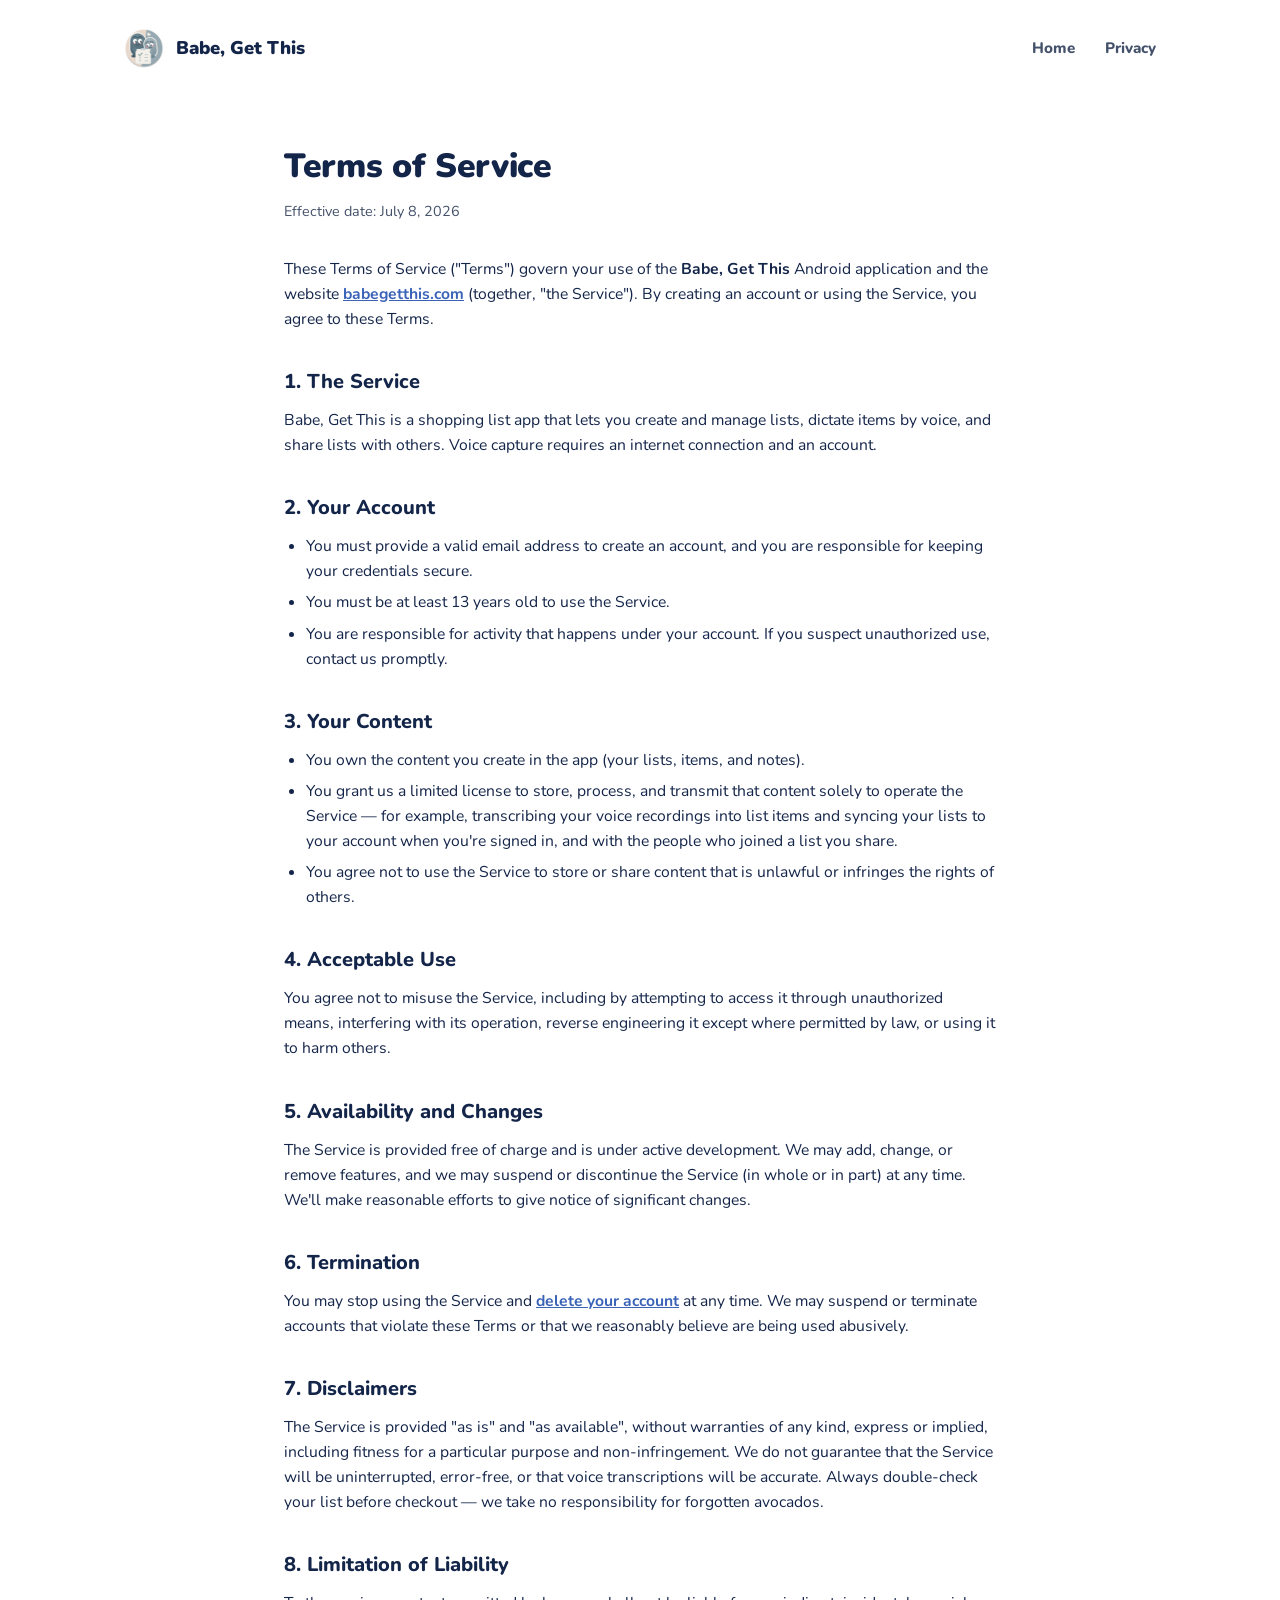
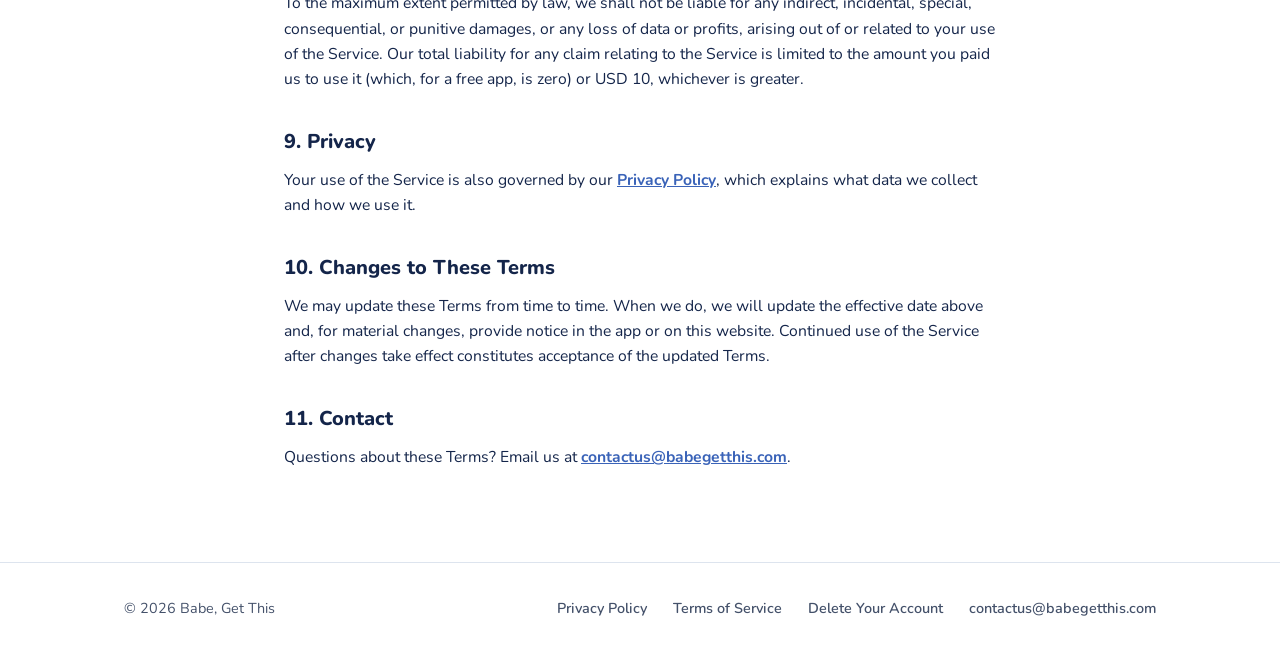
<file: terms.html>
<!DOCTYPE html>
<html lang="en">
<head>
  <meta charset="UTF-8">
  <meta name="viewport" content="width=device-width, initial-scale=1.0">
  <title>Terms of Service — Babe, Get This</title>
  <meta name="description" content="Terms of Service for the Babe, Get This Android app.">
  <link rel="canonical" href="https://babegetthis.com/terms.html">
  <link rel="icon" type="image/webp" href="assets/favicon.webp">
  <link rel="preconnect" href="https://fonts.googleapis.com">
  <link rel="preconnect" href="https://fonts.gstatic.com" crossorigin>
  <link href="https://fonts.googleapis.com/css2?family=Anton&family=Nunito:wght@400;600;700;800;900&display=swap" rel="stylesheet">
  <link rel="stylesheet" href="styles.css">
</head>
<body>

  <header class="wrap">
    <nav class="nav">
      <img src="assets/icon.webp" alt="Babe, Get This app icon">
      <a class="brand" href="index.html">Babe, Get This</a>
      <a class="navlink" href="index.html">Home</a>
      <a class="navlink" href="privacy-policy.html">Privacy</a>
    </nav>
  </header>

  <main class="page">
    <h1>Terms of Service</h1>
    <p class="updated">Effective date: July 8, 2026</p>

    <p>These Terms of Service ("Terms") govern your use of the <strong>Babe, Get This</strong> Android application and the website <a href="https://babegetthis.com">babegetthis.com</a> (together, "the Service"). By creating an account or using the Service, you agree to these Terms.</p>

    <h2>1. The Service</h2>
    <p>Babe, Get This is a shopping list app that lets you create and manage lists, dictate items by voice, and share lists with others. Voice capture requires an internet connection and an account.</p>

    <h2>2. Your Account</h2>
    <ul>
      <li>You must provide a valid email address to create an account, and you are responsible for keeping your credentials secure.</li>
      <li>You must be at least 13 years old to use the Service.</li>
      <li>You are responsible for activity that happens under your account. If you suspect unauthorized use, contact us promptly.</li>
    </ul>

    <h2>3. Your Content</h2>
    <ul>
      <li>You own the content you create in the app (your lists, items, and notes).</li>
      <li>You grant us a limited license to store, process, and transmit that content solely to operate the Service — for example, transcribing your voice recordings into list items and syncing your lists to your account when you're signed in, and with the people who joined a list you share.</li>
      <li>You agree not to use the Service to store or share content that is unlawful or infringes the rights of others.</li>
    </ul>

    <h2>4. Acceptable Use</h2>
    <p>You agree not to misuse the Service, including by attempting to access it through unauthorized means, interfering with its operation, reverse engineering it except where permitted by law, or using it to harm others.</p>

    <h2>5. Availability and Changes</h2>
    <p>The Service is provided free of charge and is under active development. We may add, change, or remove features, and we may suspend or discontinue the Service (in whole or in part) at any time. We'll make reasonable efforts to give notice of significant changes.</p>

    <h2>6. Termination</h2>
    <p>You may stop using the Service and <a href="delete-account.html">delete your account</a> at any time. We may suspend or terminate accounts that violate these Terms or that we reasonably believe are being used abusively.</p>

    <h2>7. Disclaimers</h2>
    <p>The Service is provided "as is" and "as available", without warranties of any kind, express or implied, including fitness for a particular purpose and non-infringement. We do not guarantee that the Service will be uninterrupted, error-free, or that voice transcriptions will be accurate. Always double-check your list before checkout — we take no responsibility for forgotten avocados.</p>

    <h2>8. Limitation of Liability</h2>
    <p>To the maximum extent permitted by law, we shall not be liable for any indirect, incidental, special, consequential, or punitive damages, or any loss of data or profits, arising out of or related to your use of the Service. Our total liability for any claim relating to the Service is limited to the amount you paid us to use it (which, for a free app, is zero) or USD 10, whichever is greater.</p>

    <h2>9. Privacy</h2>
    <p>Your use of the Service is also governed by our <a href="privacy-policy.html">Privacy Policy</a>, which explains what data we collect and how we use it.</p>

    <h2>10. Changes to These Terms</h2>
    <p>We may update these Terms from time to time. When we do, we will update the effective date above and, for material changes, provide notice in the app or on this website. Continued use of the Service after changes take effect constitutes acceptance of the updated Terms.</p>

    <h2>11. Contact</h2>
    <p>Questions about these Terms? Email us at <a href="mailto:contactus@babegetthis.com">contactus@babegetthis.com</a>.</p>
  </main>

  <footer>
    <div class="wrap cols">
      <span class="copy">© 2026 Babe, Get This</span>
      <a href="privacy-policy.html">Privacy Policy</a>
      <a href="terms.html">Terms of Service</a>
      <a href="delete-account.html">Delete Your Account</a>
      <a href="mailto:contactus@babegetthis.com">contactus@babegetthis.com</a>
    </div>
  </footer>

</body>
</html>
</file>
<file: styles.css>
/* Babe, Get This — shared site styles.
   Palette mirrors the Play Store graphics (marketing/play-store). */

:root {
  color-scheme: light dark;
  --blue: #3A63B8;          /* hero + final CTA surface (Play Store blue) */
  --blue-light: #4F7BD3;    /* accents only, never behind body text */
  --yellow: #FFD45C;
  --navy: #14254A;
  --grey: #EDF1F4;
  --white: #FFFFFF;
  --line: #DDE4EE;
  --text: #14254A;
  --text-2: #44516A;
  --on-blue: #FFFFFF;
  --on-blue-2: #E6EDFB;
  --display: "Anton", Impact, "Arial Narrow", sans-serif;
  --shadow: 0 30px 60px rgba(20, 37, 74, 0.28), 0 10px 24px rgba(20, 37, 74, 0.16);
}

@media (prefers-color-scheme: dark) {
  :root {
    --white: #0E1830;
    --grey: #15223F;
    --line: #26365A;
    --text: #F2F5FA;
    --text-2: #B7C2D6;
    --blue-light: #7FA2E8;  /* links and accent text on dark surfaces */
    --shadow: 0 30px 60px rgba(0, 0, 0, 0.5), 0 10px 24px rgba(0, 0, 0, 0.35);
  }
}

* { margin: 0; padding: 0; box-sizing: border-box; }

html { scroll-behavior: smooth; }

body {
  font-family: "Nunito", -apple-system, BlinkMacSystemFont, "Segoe UI", Roboto, sans-serif;
  background: var(--white);
  color: var(--text);
  line-height: 1.6;
  -webkit-font-smoothing: antialiased;
}

.wrap {
  max-width: 1080px;
  margin: 0 auto;
  padding: 0 24px;
}

.sr-only {
  position: absolute;
  width: 1px;
  height: 1px;
  padding: 0;
  overflow: hidden;
  clip: rect(0 0 0 0);
  white-space: nowrap;
  border: 0;
}

/* Platform swap: assets/platform.js tags <html> with .is-ios on iPhone/iPad. */
html:not(.is-ios) .only-ios { display: none !important; }
html.is-ios .not-ios { display: none !important; }

/* ---------- Skip link ---------- */

.skip {
  position: absolute;
  left: 16px;
  top: -60px;
  z-index: 20;
  background: var(--yellow);
  color: var(--navy);
  font-weight: 900;
  padding: 10px 16px;
  border-radius: 10px;
  text-decoration: none;
}

.skip:focus { top: 12px; }

/* ---------- Display type (Anton, from the Play Store graphics) ---------- */

.display {
  font-family: var(--display);
  font-weight: 400;
  text-transform: uppercase;
  letter-spacing: 0.005em;
  line-height: 0.98;
  text-wrap: balance;
}

.display .hi { display: block; color: var(--blue); }
.top .display .hi, .band .display .hi { color: var(--yellow); }

/* ---------- Header ---------- */

header {
  padding: 28px 0 20px;
}

/* .wrap's side padding would otherwise override the top/bottom padding on legal pages. */
header.wrap { padding-top: 28px; padding-bottom: 20px; }

.nav {
  display: flex;
  align-items: center;
  gap: 30px;
}

.nav img {
  width: 40px;
  height: 40px;
  border-radius: 10px;
}

.nav .brand {
  font-weight: 900;
  font-size: 1.15rem;
  color: var(--text);
  text-decoration: none;
  flex: 1;
  margin-left: -18px; /* sit closer to the icon than the 30px nav gap */
}

.nav a.navlink {
  color: var(--text-2);
  text-decoration: none;
  font-weight: 800;
  font-size: 0.95rem;
}

.nav a.navlink:hover { color: var(--blue); text-decoration: underline; text-underline-offset: 4px; }

.nav .btn { padding: 10px 18px; font-size: 0.92rem; }

/* Blue surfaces: the homepage header + hero, like the Play Store panels. */
.top { background: var(--blue); color: var(--on-blue); }
.top .nav .brand { color: var(--on-blue); }
.top .nav a.navlink { color: var(--on-blue-2); }
.top .nav a.navlink:hover { color: var(--on-blue); }

/* ---------- Buttons ---------- */

.btn {
  display: inline-flex;
  align-items: center;
  justify-content: center;
  gap: 10px;
  padding: 14px 24px;
  border-radius: 12px;
  font-weight: 900;
  font-size: 1rem;
  text-decoration: none;
  transition: transform 0.15s ease, background-color 0.15s ease;
}

.btn:active { transform: scale(0.97); }

.btn.primary, .btn.navy { background: var(--navy); color: var(--on-blue); }
.btn.primary:hover, .btn.navy:hover { background: var(--blue); }

.btn.yellow { background: var(--yellow); color: var(--navy); }
.btn.yellow:hover { background: #FFE08A; }

.btn.big { padding: 17px 28px; font-size: 1.08rem; }

.btn.light { background: var(--on-blue); color: var(--navy); }
.btn.light:hover { background: var(--yellow); }

.btn .ico { width: 22px; height: 22px; flex: none; }

/* ---------- Hero ---------- */

.hero {
  display: grid;
  grid-template-columns: 1.1fr 0.9fr;
  gap: 48px;
  align-items: center;
  padding: 40px 0 88px;
}

.hero-band .hero { padding-left: 24px; padding-right: 24px; }

/* ios.html still uses .badge, .trust, .alt-link and h1 em (restyled in the new palette). */
.badge {
  display: inline-block;
  background: var(--yellow);
  color: var(--navy);
  font-weight: 900;
  font-size: 0.85rem;
  padding: 6px 14px;
  border-radius: 8px;
  margin-bottom: 22px;
}

.hero h1 {
  font-size: clamp(2.4rem, 6vw, 3.9rem);
  font-weight: 900;
  line-height: 1.05;
  letter-spacing: -0.03em;
  margin-bottom: 20px;
  text-wrap: balance;
}

.hero h1.display {
  font-size: clamp(2.6rem, 7vw, 4.75rem);
  font-weight: 400;
  line-height: 0.98;
  letter-spacing: 0.005em;
  margin-bottom: 22px;
}

.hero h1 em {
  font-style: normal;
  color: var(--blue);
}

.hero p.sub {
  font-size: 1.15rem;
  color: var(--text-2);
  max-width: 44ch;
  margin-bottom: 30px;
}

.hero p.sub strong { color: var(--text); }
.top .hero p.sub { color: var(--on-blue-2); }
.top .hero p.sub strong { color: var(--on-blue); }

.cta-row {
  display: flex;
  gap: 14px;
  flex-wrap: wrap;
  align-items: center;
}

.meta {
  margin-top: 18px;
  font-size: 0.92rem;
  font-weight: 800;
  color: var(--on-blue-2);
}

.meta a { color: var(--on-blue); font-weight: 900; }
.meta a:hover { color: var(--yellow); }

.trust {
  display: flex;
  flex-wrap: wrap;
  gap: 8px 18px;
  list-style: none;
  margin-top: 22px;
  font-size: 0.9rem;
  font-weight: 700;
  color: var(--text-2);
}

.trust li::before {
  content: "✓";
  color: var(--blue);
  font-weight: 900;
  margin-right: 6px;
}

.alt-link {
  margin-top: 18px;
  font-size: 0.92rem;
  font-weight: 700;
  color: var(--text-2);
}

.alt-link a { color: var(--blue); text-decoration: none; font-weight: 800; }
.alt-link a:hover { text-decoration: underline; }

/* ---------- Phone frame ---------- */

.stage {
  position: relative;
  display: flex;
  justify-content: center;
  padding: 20px 0;
}

.phone {
  position: relative;
  width: 270px;
  max-width: 64vw;
  padding: 8px;
  background: var(--navy);
  border-radius: 34px;
  box-shadow: var(--shadow);
}

.phone img {
  display: block;
  width: 100%;
  height: auto;
  border-radius: 27px;
}

/* Hero: home screen in front, the list peeking out behind it. */
.stage .phone.front { transform: rotate(3deg); z-index: 1; }
.stage .phone.back {
  position: absolute;
  top: 9%;
  left: 50%;
  margin-left: -230px;
  width: 230px;
  transform: rotate(-7deg);
  opacity: 0.95;
}

/* ios.html until there's an iPhone screenshot. */
.icon-stage {
  flex-direction: column;
  align-items: center;
  gap: 22px;
  padding: 40px 0;
}

.icon-stage .app-icon {
  position: relative;
  width: 200px;
  height: 200px;
  border-radius: 46px;
  box-shadow: var(--shadow);
}

.icon-caption {
  position: relative;
  background: var(--white);
  border: 1px solid var(--line);
  border-radius: 999px;
  padding: 8px 18px;
  font-weight: 800;
  box-shadow: 0 10px 24px rgba(20, 37, 74, 0.12);
}

.icon-caption::before { content: "🍎 "; }

/* ---------- Screenshot pair (demo) ---------- */

.shots {
  display: grid;
  grid-template-columns: 1fr auto 1fr;
  gap: 32px;
  align-items: start;
  max-width: 820px;
  margin: 0 auto;
}

.shots figure {
  display: flex;
  flex-direction: column;
  align-items: center;
  gap: 22px;
}

.shots .arrow { align-self: center; }

.shots figcaption {
  max-width: 30ch;
  text-align: center;
  color: var(--text-2);
  font-weight: 600;
}

.shots figcaption strong { display: block; color: var(--text); font-size: 1.1rem; }
.shots figcaption strong.display { font-size: 1.7rem; font-weight: 400; margin-bottom: 4px; }

/* Play Store-style callouts on flat screenshots. */
.callout {
  position: absolute;
  border: 3px solid var(--yellow);
  border-radius: 12px;
  pointer-events: none;
}

.tag {
  position: absolute;
  background: var(--yellow);
  color: var(--navy);
  font-weight: 900;
  font-size: 13px;
  line-height: 1;
  padding: 6px 11px;
  border-radius: 999px;
  white-space: nowrap;
  box-shadow: 0 4px 12px rgba(20, 37, 74, 0.18);
}

/* ---------- Steps beside the share screen ---------- */

.steps-split {
  display: grid;
  grid-template-columns: 1.3fr 0.7fr;
  gap: 56px;
  align-items: center;
}

.steps-split .steps { grid-template-columns: 1fr; gap: 12px; }
.steps-split .step {
  display: grid;
  grid-template-columns: auto 1fr;
  column-gap: 18px;
  padding: 22px 24px;
}
.steps-split .step::before { grid-row: span 2; margin-bottom: 0; }
.steps-split .phone { justify-self: center; }

/* ---------- Sections ---------- */

.section { padding: 0 0 104px; }

/* Full-bleed section backgrounds from inside .wrap. */
.sec-grey, .sec-white {
  padding-top: 96px;
  padding-bottom: 104px;
  margin-bottom: 0;
  box-shadow: 0 0 0 100vmax var(--grey);
  clip-path: inset(0 -100vmax);
  background: var(--grey);
}

.sec-white { box-shadow: 0 0 0 100vmax var(--white); background: var(--white); }
.sec-grey + .section:not(.sec-grey):not(.sec-white) { padding-top: 104px; }

.eyebrow {
  display: block;
  font-size: 0.8rem;
  font-weight: 900;
  letter-spacing: 0.12em;
  text-transform: uppercase;
  color: var(--blue);
  margin-bottom: 10px;
}

.section h2 {
  font-size: clamp(1.8rem, 4vw, 2.6rem);
  font-weight: 900;
  line-height: 1.12;
  letter-spacing: -0.02em;
  margin-bottom: 14px;
  text-wrap: balance;
}

.section h2.display {
  font-size: clamp(2rem, 5vw, 3.4rem);
  font-weight: 400;
  line-height: 0.98;
  letter-spacing: 0.005em;
  margin-bottom: 18px;
}

.section .lede {
  font-size: 1.1rem;
  color: var(--text-2);
  max-width: 52ch;
  margin-bottom: 40px;
}

.center { text-align: center; }
.center .lede { margin-left: auto; margin-right: auto; }

/* ---------- Voice demo ---------- */

.demo {
  display: grid;
  grid-template-columns: 1fr auto 1fr;
  gap: 24px;
  align-items: center;
}

.demo-card {
  background: var(--white);
  border: 1px solid var(--line);
  border-radius: 28px;
  padding: 28px;
  min-height: 300px;
  box-shadow: 0 10px 30px rgba(20, 37, 74, 0.08);
}

.demo-card h3 {
  font-size: 0.8rem;
  font-weight: 900;
  letter-spacing: 0.1em;
  text-transform: uppercase;
  color: var(--text-2);
  margin-bottom: 18px;
  display: flex;
  align-items: center;
  gap: 10px;
}

.mic {
  width: 34px;
  height: 34px;
  border-radius: 50%;
  background: var(--blue);
  color: var(--on-blue);
  display: inline-flex;
  align-items: center;
  justify-content: center;
  font-size: 1rem;
}

.demo.listening .mic { animation: pulse 1.2s ease-out infinite; }

@keyframes pulse {
  0%   { box-shadow: 0 0 0 0 rgba(58, 99, 184, 0.55); }
  100% { box-shadow: 0 0 0 16px rgba(58, 99, 184, 0); }
}

.speech {
  font-size: 1.35rem;
  font-weight: 700;
  line-height: 1.45;
  font-style: italic;
  color: var(--text);
}

.speech .caret {
  display: inline-block;
  width: 2px;
  height: 1.1em;
  background: var(--blue);
  vertical-align: -0.15em;
  margin-left: 2px;
  animation: blink 1s steps(1) infinite;
}

@keyframes blink { 50% { opacity: 0; } }

.arrow {
  font-size: 2rem;
  color: var(--blue);
  font-weight: 900;
}

.list-group + .list-group { margin-top: 14px; }

.list-group > span {
  display: inline-block;
  font-size: 0.72rem;
  font-weight: 900;
  letter-spacing: 0.08em;
  text-transform: uppercase;
  padding: 3px 10px;
  border-radius: 999px;
  margin-bottom: 8px;
}

.list-group:nth-of-type(1) > span { background: var(--grey); color: var(--text); }
.list-group:nth-of-type(2) > span { background: var(--yellow); color: var(--navy); }
.list-group:nth-of-type(3) > span { background: var(--grey); color: var(--text); }

.list-item {
  display: flex;
  align-items: center;
  gap: 12px;
  padding: 10px 14px;
  background: var(--grey);
  border-radius: 14px;
  font-weight: 700;
  margin-bottom: 6px;
  transition: opacity 0.35s ease, transform 0.35s ease;
}

.list-item::before {
  content: "";
  width: 18px;
  height: 18px;
  border: 2px solid var(--line);
  border-radius: 6px;
  flex: none;
}

.list-item .qty {
  margin-left: auto;
  font-size: 0.82rem;
  color: var(--text-2);
  font-weight: 800;
}

/* Before the demo plays, items wait off to the side. */
.demo.armed .list-item:not(.in) { opacity: 0; transform: translateX(14px); }
.demo.armed .list-group:not(.in) { display: none; }

.replay {
  margin-top: 22px;
  background: none;
  border: none;
  font: inherit;
  font-weight: 800;
  color: var(--blue);
  cursor: pointer;
}

/* ---------- "Sound familiar?" chat ---------- */

.familiar {
  display: grid;
  grid-template-columns: 0.9fr 1.1fr;
  gap: 56px;
  align-items: center;
}

.chat {
  background: var(--white);
  border: 1px solid var(--line);
  border-radius: 28px;
  padding: 26px 22px;
  display: flex;
  flex-direction: column;
  gap: 8px;
  box-shadow: 0 10px 30px rgba(20, 37, 74, 0.08);
}

.chat .time {
  text-align: center;
  font-size: 0.75rem;
  font-weight: 700;
  color: var(--text-2);
  margin-bottom: 6px;
}

.bubble {
  max-width: 78%;
  padding: 10px 16px;
  border-radius: 20px;
  font-weight: 600;
  line-height: 1.4;
}

.bubble.them {
  align-self: flex-start;
  background: var(--grey);
  border-bottom-left-radius: 6px;
}

.bubble.me {
  align-self: flex-end;
  background: var(--blue);
  color: var(--on-blue);
  border-bottom-right-radius: 6px;
}

.familiar .punch {
  font-size: 1.15rem;
  color: var(--text-2);
  margin-bottom: 24px;
}

.familiar .punch strong { color: var(--text); }

/* ---------- Steps ---------- */

.steps {
  display: grid;
  grid-template-columns: repeat(3, 1fr);
  gap: 18px;
  counter-reset: step;
  list-style: none;
}

.step {
  background: var(--white);
  border: 1px solid var(--line);
  border-radius: 26px;
  padding: 30px 26px;
  position: relative;
}

.step::before {
  counter-increment: step;
  content: counter(step);
  display: flex;
  align-items: center;
  justify-content: center;
  width: 44px;
  height: 44px;
  border-radius: 14px;
  font-weight: 900;
  font-size: 1.2rem;
  margin-bottom: 18px;
}

.step:nth-child(1)::before { background: var(--grey); color: var(--text); }
.step:nth-child(2)::before { background: var(--yellow); color: var(--navy); }
.step:nth-child(3)::before { background: var(--grey); color: var(--text); }

.step h3 { font-size: 1.2rem; font-weight: 900; margin-bottom: 6px; }
.step p { color: var(--text-2); }

/* Homepage: plain numbered list in big Anton numerals instead of cards. */
.steps.numbered { gap: 28px; }
.steps.numbered .step {
  background: none;
  border: 0;
  border-radius: 0;
  padding: 0;
  display: grid;
  grid-template-columns: 64px 1fr;
  column-gap: 20px;
}
.steps.numbered .step::before {
  grid-row: span 2;
  width: auto;
  height: auto;
  margin: 0;
  background: none;
  border-radius: 0;
  justify-content: flex-start;
  align-items: flex-start;
  font-family: var(--display);
  font-weight: 400;
  font-size: 64px;
  line-height: 0.9;
  color: var(--blue);
}
.steps.numbered .step h3 { font-size: 1.3rem; }

/* ---------- Dark bands (privacy, final CTA) ---------- */

.band {
  background: var(--navy);
  color: var(--on-blue);
  border-radius: 28px;
  padding: 56px 48px;
}

.band .eyebrow { color: var(--yellow); }
.band p { color: var(--on-blue-2); }

.privacy-band { max-width: none; }
.privacy-band > div { max-width: 720px; }
.privacy-band p { font-size: 1.08rem; }

.privacy-band h2 { color: var(--on-blue); }
.privacy-band ul {
  list-style: none;
  display: flex;
  flex-wrap: wrap;
  gap: 8px 22px;
  margin-top: 18px;
  font-weight: 800;
}
.privacy-band li::before { content: "✓"; color: var(--yellow); margin-right: 6px; }
.privacy-band a { color: var(--on-blue); font-weight: 800; }

.final {
  text-align: center;
  background: var(--blue);
  padding: 72px 32px;
}

.final h2 { color: var(--on-blue); font-size: clamp(2rem, 5vw, 3rem); }
.final h2.display { font-size: clamp(2.4rem, 6vw, 4rem); }
.final p { color: var(--on-blue-2); font-size: 1.1rem; margin: 0 auto 30px; max-width: 44ch; }
.final .btn.light { color: var(--navy); }
.final .fine { font-size: 0.9rem; margin: 18px auto 0; }
.final .fine a { color: var(--on-blue); font-weight: 900; }

/* ---------- FAQ ---------- */

.faq-list {
  display: grid;
  gap: 12px;
  max-width: 760px;
}

.faq-item {
  background: var(--white);
  border: 1px solid var(--line);
  border-radius: 14px;
  padding: 0;
}

.faq-item summary {
  list-style: none;
  display: flex;
  justify-content: space-between;
  align-items: center;
  gap: 16px;
  padding: 18px 22px;
  font-weight: 800;
  cursor: pointer;
  border-radius: 14px;
  transition: background-color 0.15s ease;
}

.faq-item summary::-webkit-details-marker { display: none; }

.faq-item summary::after {
  content: "+";
  flex: none;
  font-family: var(--display);
  font-size: 1.6rem;
  line-height: 1;
  color: var(--blue);
}

.faq-item[open] summary::after { content: "−"; }
.faq-item summary:hover { background: var(--grey); }
.faq-item p { padding: 0 22px 18px; }

.faq-item p {
  margin: 0;
  color: var(--text-2);
}

.faq-item a { color: var(--blue); font-weight: 800; }

/* ---------- Sticky mobile CTA (assets/landing.js) ---------- */

.mobile-cta {
  display: none;
}

@media (max-width: 820px) {
  .mobile-cta {
    display: block;
    position: fixed;
    left: 12px;
    right: 12px;
    bottom: 12px;
    z-index: 10;
    transform: translateY(150%);
    transition: transform 0.3s ease;
  }
  .mobile-cta.show { transform: none; }
  .mobile-cta .btn { width: 100%; box-shadow: var(--shadow); }
}

/* ---------- Waitlist form (ios.html) ---------- */

.waitlist { max-width: 520px; }

.waitlist-row {
  display: flex;
  gap: 10px;
  flex-wrap: wrap;
}

.waitlist input[type="email"] {
  flex: 1 1 220px;
  min-width: 0;
  font: inherit;
  font-size: 1.05rem;
  color: var(--text);
  background: var(--white);
  border: 1px solid var(--line);
  border-radius: 999px;
  padding: 16px 22px;
}

.waitlist input[type="email"]:focus {
  outline: 2px solid var(--blue);
  outline-offset: 1px;
}

.waitlist .btn.primary {
  border: none;
  cursor: pointer;
  font-family: inherit;
}

.waitlist .btn.primary:disabled { opacity: 0.6; cursor: default; }

/* Off-screen rather than display:none — bots that skip hidden fields still
   fill this one, which is the whole point. */
.waitlist-hp {
  position: absolute;
  left: -9999px;
  width: 1px;
  height: 1px;
  overflow: hidden;
}

.waitlist .status {
  margin: 12px 0 0;
  font-size: 0.88rem;
  min-height: 1.4em;
  color: var(--text-2);
}

.waitlist .status.ok { color: var(--blue); font-weight: 800; font-size: 1rem; }
.waitlist .status.err { color: #B3261E; font-weight: 700; }
.waitlist .status a { color: var(--blue); font-weight: 700; }

.android-card {
  display: flex;
  align-items: center;
  justify-content: space-between;
  gap: 24px;
  flex-wrap: wrap;
  background: var(--white);
  border: 1px solid var(--line);
  border-radius: 28px;
  padding: 32px 36px;
}

.android-card h2 { font-size: 1.5rem; margin-bottom: 4px; }
.android-card p { color: var(--text-2); }

/* ---------- Legal / content pages ---------- */

.page {
  max-width: 760px;
  margin: 0 auto;
  padding: 24px 24px 80px;
}

.page h1 {
  font-size: 2.1rem;
  font-weight: 900;
  letter-spacing: -0.01em;
  margin: 28px 0 6px;
}

.page .updated {
  color: var(--text-2);
  font-size: 0.9rem;
  margin-bottom: 34px;
}

.page h2 {
  font-size: 1.25rem;
  font-weight: 800;
  margin: 34px 0 10px;
}

.page h3 {
  font-size: 1.02rem;
  font-weight: 800;
  margin: 22px 0 6px;
}

.page p, .page li { color: var(--text); font-size: 0.98rem; }
.page p { margin-bottom: 12px; }
.page ul { margin: 0 0 12px 22px; }
.page li { margin-bottom: 6px; }
.page a { color: var(--blue); font-weight: 700; }

.page .note {
  background: var(--grey);
  color: var(--text);
  border-radius: 16px;
  padding: 16px 20px;
  font-size: 0.95rem;
  margin: 18px 0;
}

.page .note a { color: inherit; }

/* ---------- Account deletion form ---------- */

.del-card {
  background: var(--white);
  border: 1px solid var(--line);
  border-radius: 22px;
  padding: 26px 24px;
  margin: 18px 0;
  max-width: 440px;
}

.del-card label {
  display: block;
  font-weight: 700;
  font-size: 0.9rem;
  margin-bottom: 6px;
}

.del-card input[type="email"],
.del-card input[type="password"] {
  width: 100%;
  font: inherit;
  color: var(--text);
  background: var(--white);
  border: 1px solid var(--line);
  border-radius: 14px;
  padding: 12px 14px;
  margin-bottom: 16px;
}

.del-card input:focus {
  outline: 2px solid var(--blue);
  outline-offset: 1px;
}

.del-card .check {
  display: flex;
  gap: 10px;
  align-items: flex-start;
  font-weight: 600;
  font-size: 0.88rem;
  color: var(--text-2);
  margin-bottom: 18px;
}

.del-card .check input { margin-top: 4px; }

.btn.danger {
  background: #B3261E;
  color: #FFFFFF;
  border: none;
  cursor: pointer;
  font-family: inherit;
}

.btn.danger:hover { background: #8C1D17; }
.btn.danger:disabled { opacity: 0.6; cursor: default; }

.del-card .status { margin: 14px 0 0; font-weight: 700; font-size: 0.92rem; }
.del-card .status.ok { color: var(--blue); }
.del-card .status.err { color: #B3261E; }

/* ---------- Footer ---------- */

footer {
  border-top: 1px solid var(--line);
  padding: 34px 0 44px;
}

footer .cols {
  display: flex;
  flex-wrap: wrap;
  gap: 10px 26px;
  align-items: center;
}

footer .copy { flex: 1; color: var(--text-2); font-size: 0.9rem; min-width: 220px; }

footer a {
  color: var(--text-2);
  text-decoration: none;
  font-size: 0.9rem;
  font-weight: 600;
}

footer a:hover { color: var(--blue); }

/* ---------- Focus ---------- */

a:focus-visible,
button:focus-visible,
summary:focus-visible,
input:focus-visible {
  outline: 3px solid var(--blue);
  outline-offset: 3px;
  border-radius: 6px;
}

.top :focus-visible,
.band :focus-visible { outline-color: var(--yellow); }
.top .btn.yellow:focus-visible,
.band .btn.yellow:focus-visible { outline-color: var(--on-blue); } /* a yellow ring would merge into a yellow button */

/* ---------- Dark mode ---------- */

@media (prefers-color-scheme: dark) {
  .display .hi,
  .hero h1 em,
  .eyebrow,
  .alt-link a,
  .faq-item a,
  .page a,
  .waitlist .status a,
  .faq-item summary::after,
  .steps.numbered .step::before,
  .waitlist .status.ok,
  .del-card .status.ok,
  .replay,
  footer a:hover,
  .nav a.navlink:hover { color: var(--blue-light); }
  .top .nav a.navlink:hover { color: var(--on-blue); }

  .btn.primary, .btn.navy { background: var(--blue); }
  .btn.primary:hover, .btn.navy:hover { background: var(--blue); filter: brightness(1.12); }
  .band:not(.final) { background: var(--grey); border: 1px solid var(--line); }
  a:focus-visible, button:focus-visible, summary:focus-visible, input:focus-visible { outline-color: var(--yellow); }
}

/* ---------- Responsive ---------- */

@media (max-width: 860px) {
  .hero { grid-template-columns: 1fr; padding: 16px 0 72px; text-align: center; gap: 40px; }
  .hero p.sub { margin-left: auto; margin-right: auto; }
  .cta-row, .trust { justify-content: center; }
  .waitlist { margin-left: auto; margin-right: auto; }
  .waitlist-row { justify-content: center; }
  .stage .phone.back { margin-left: -190px; width: 190px; }
  .shots { gap: 12px; }
  .shots .phone { width: 100%; max-width: 240px; padding: 6px; border-radius: 30px; }
  .shots .phone img { border-radius: 24px; }
  .tag { font-size: 11px; padding: 5px 8px; }
  .shots figcaption strong.display { font-size: 1.3rem; }
  .shots figcaption { font-size: 0.88rem; }
  .shots .arrow { font-size: 1.4rem; transform: none; }
  .steps-split { grid-template-columns: 1fr; gap: 40px; }
  .demo { grid-template-columns: 1fr; }
  .arrow { transform: rotate(90deg); text-align: center; }
  .familiar { grid-template-columns: 1fr; gap: 32px; }
  .steps { grid-template-columns: 1fr; }
  .band { padding: 44px 26px; border-radius: 28px; }
  .privacy-band { grid-template-columns: 1fr; gap: 20px; }
  .android-card { padding: 28px 24px; }
  .section { padding-bottom: 80px; }
}

@media (max-width: 540px) {
  .nav a.navlink { display: none; }
  .nav { gap: 12px; }
  .nav .brand { margin-left: 0; font-size: 1.05rem; }
  .nav .btn { padding: 9px 16px; font-size: 0.85rem; }
  .phone { width: 230px; }
  .stage .phone.back { margin-left: -165px; width: 160px; }
  .speech { font-size: 1.15rem; }
}

@media (prefers-reduced-motion: reduce) {
  .demo.listening .mic, .speech .caret { animation: none; }
  .btn, .list-item, .mobile-cta { transition: none; }
}

.privacy-band .more { margin-top: 18px; }
</file>
